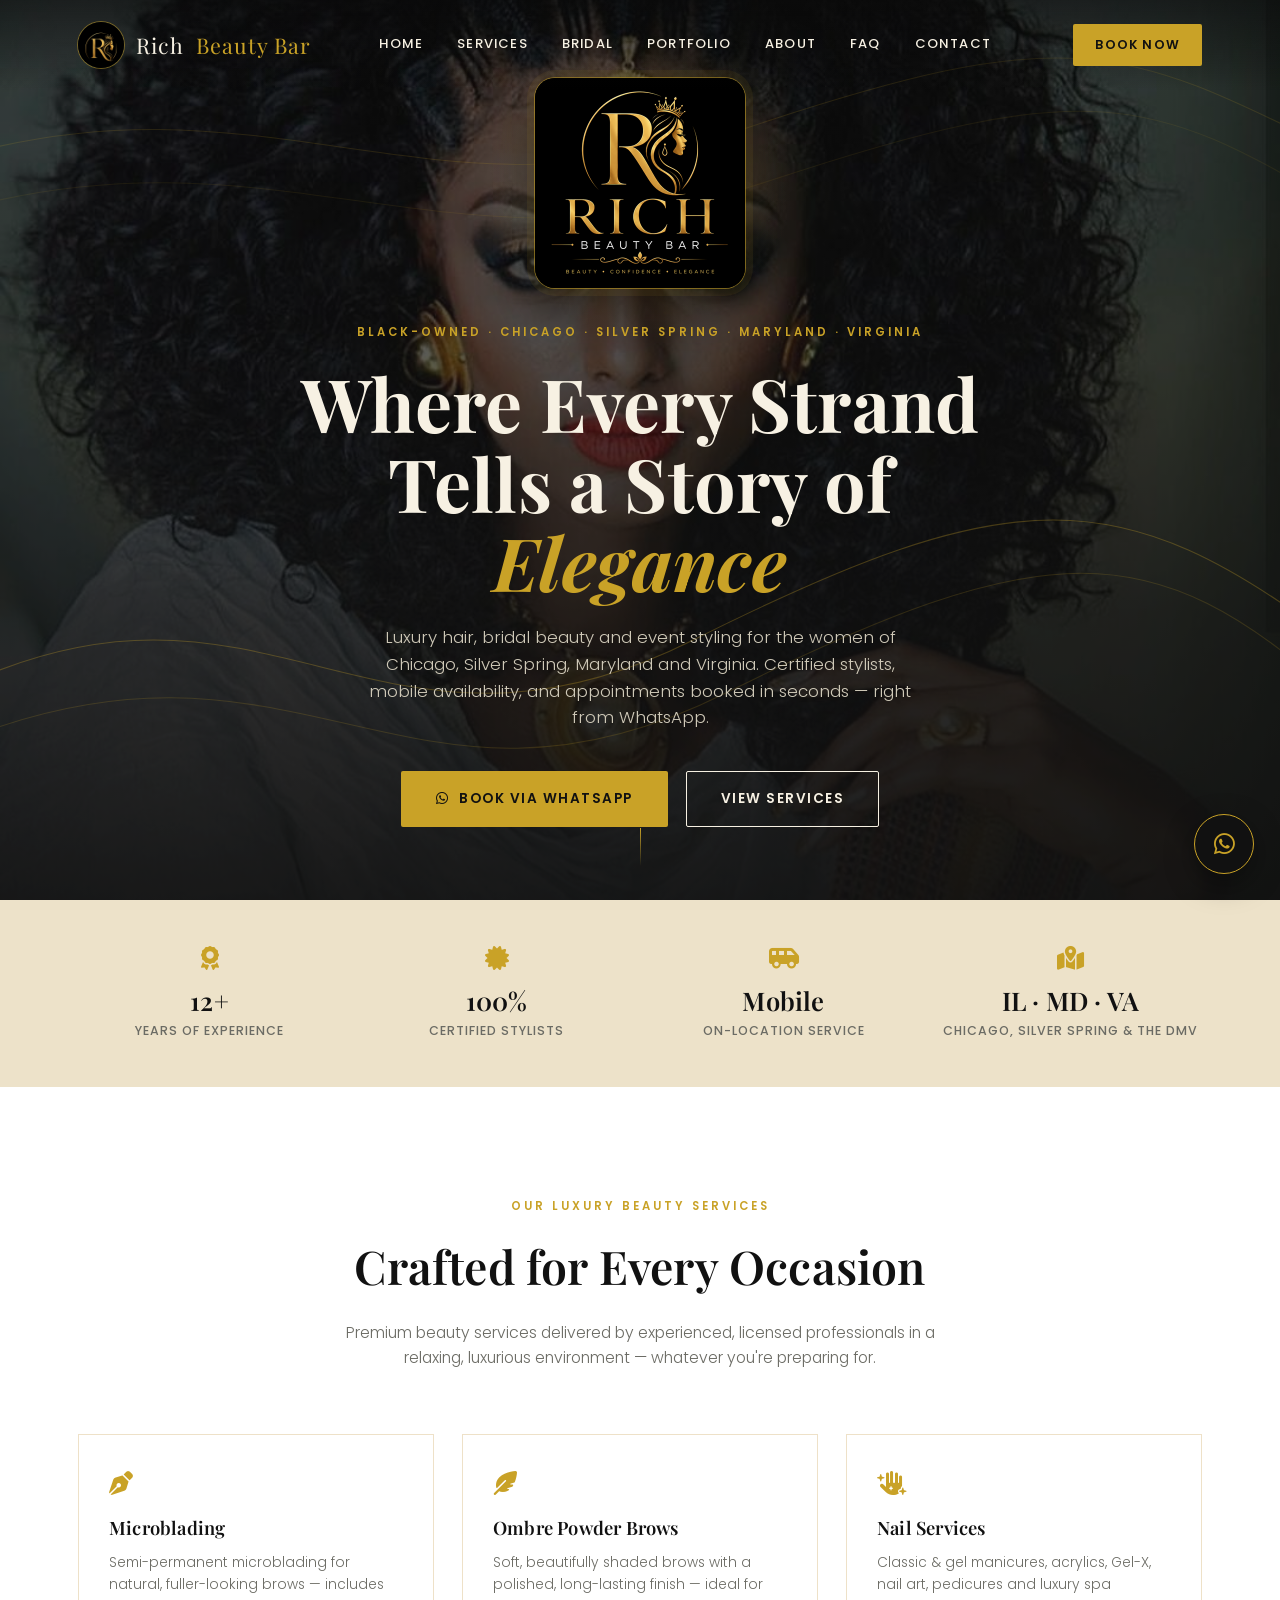
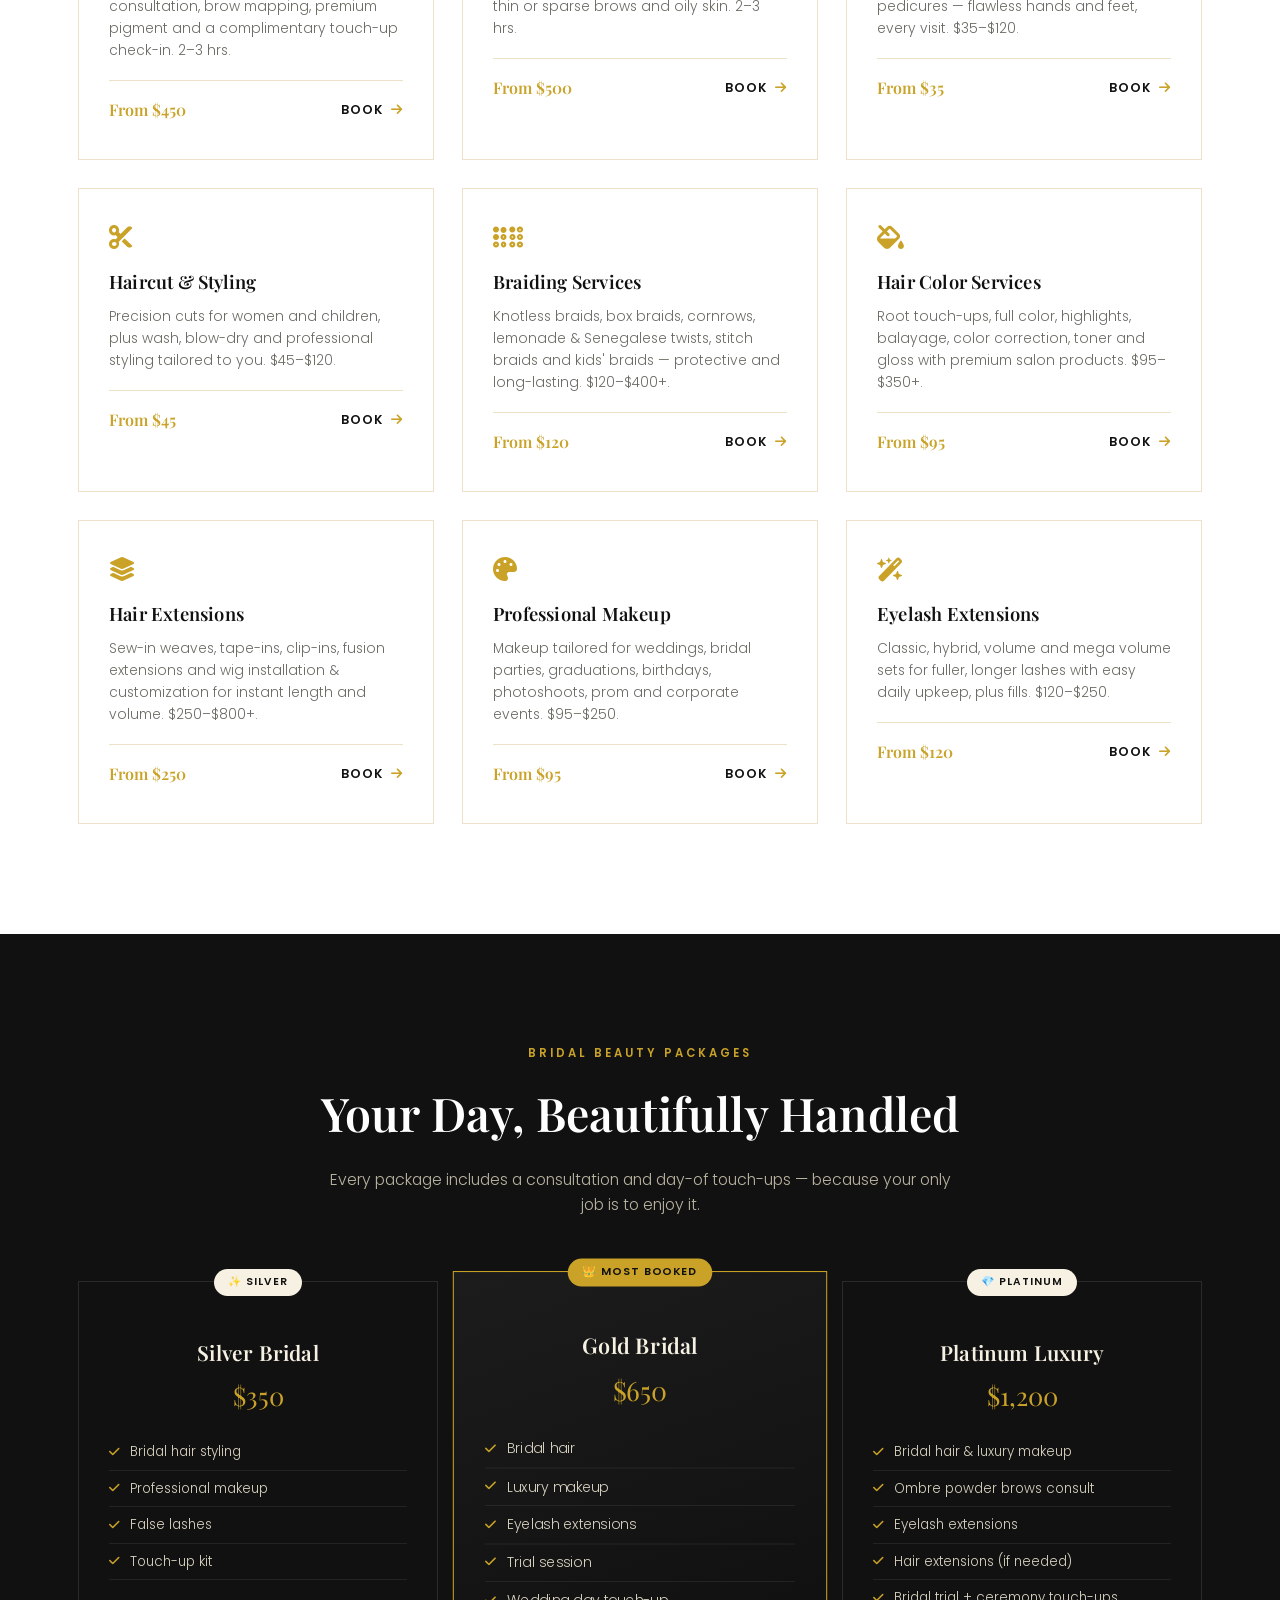
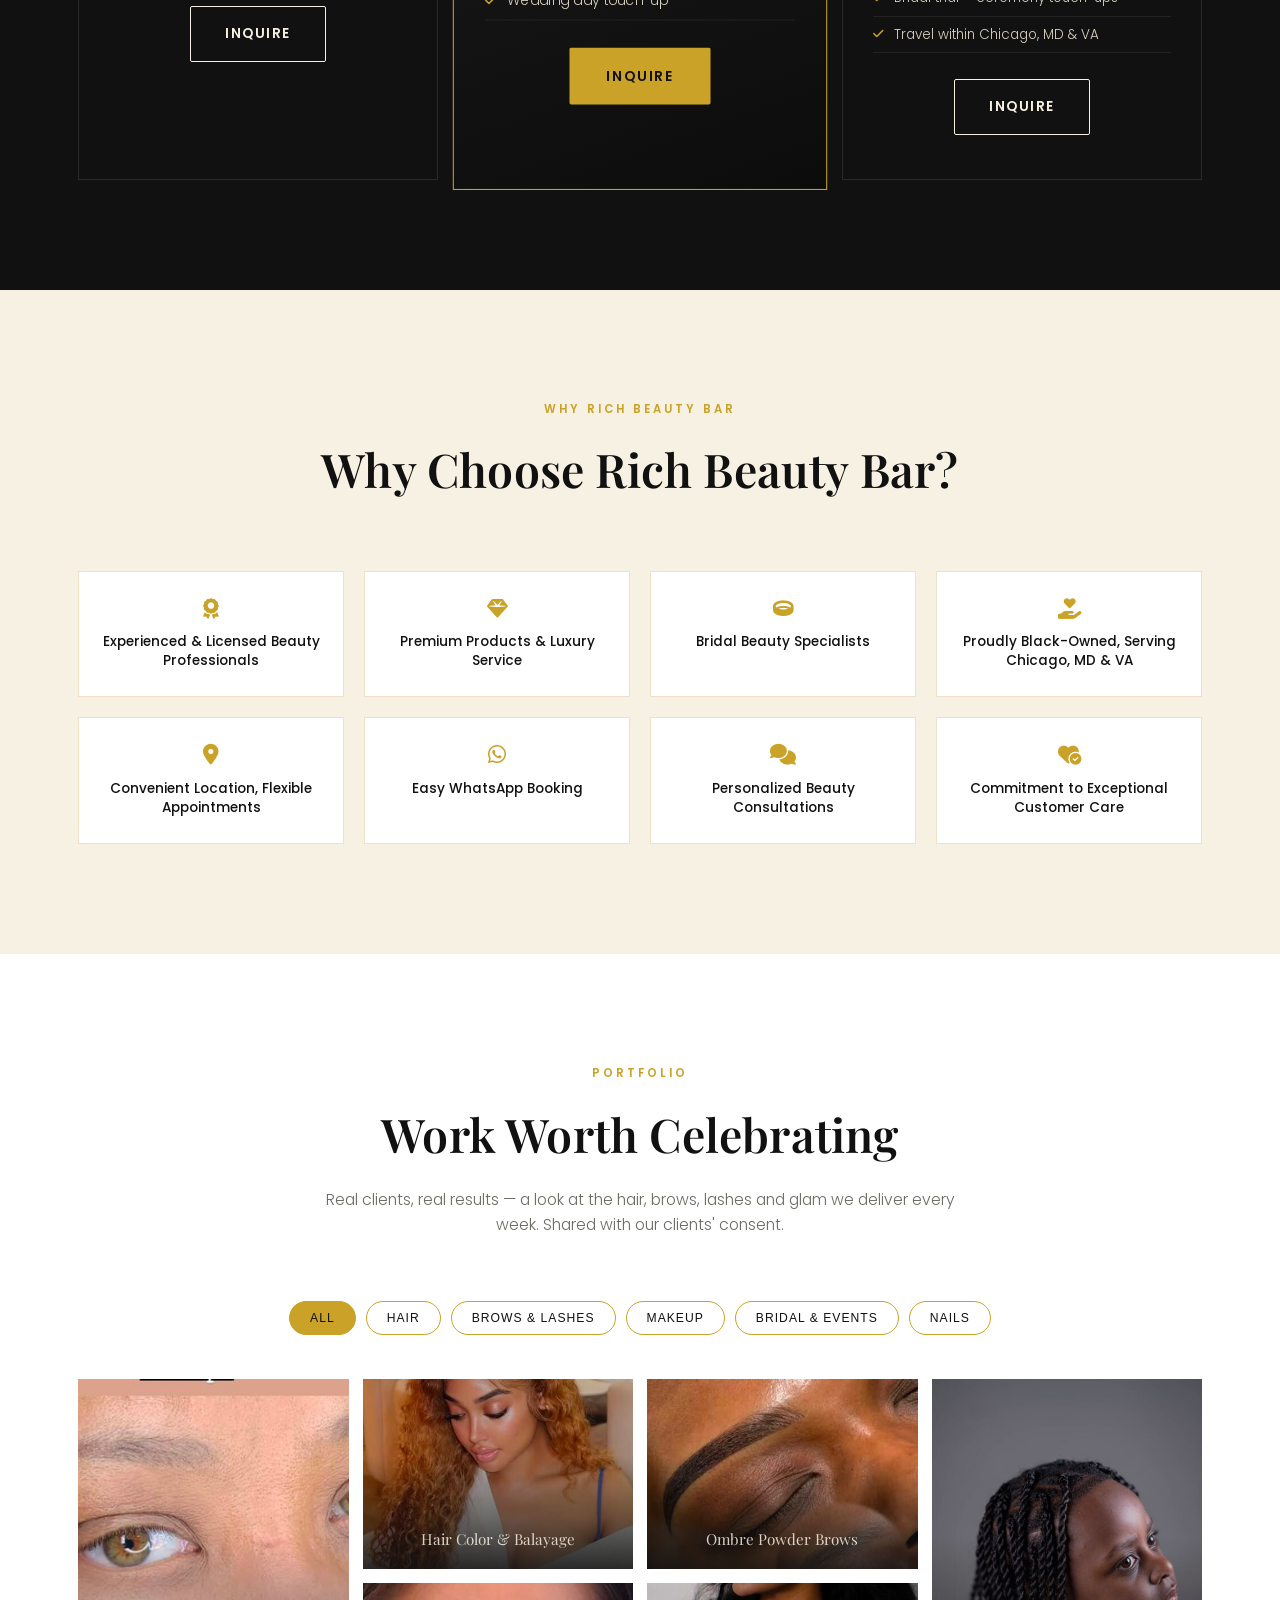
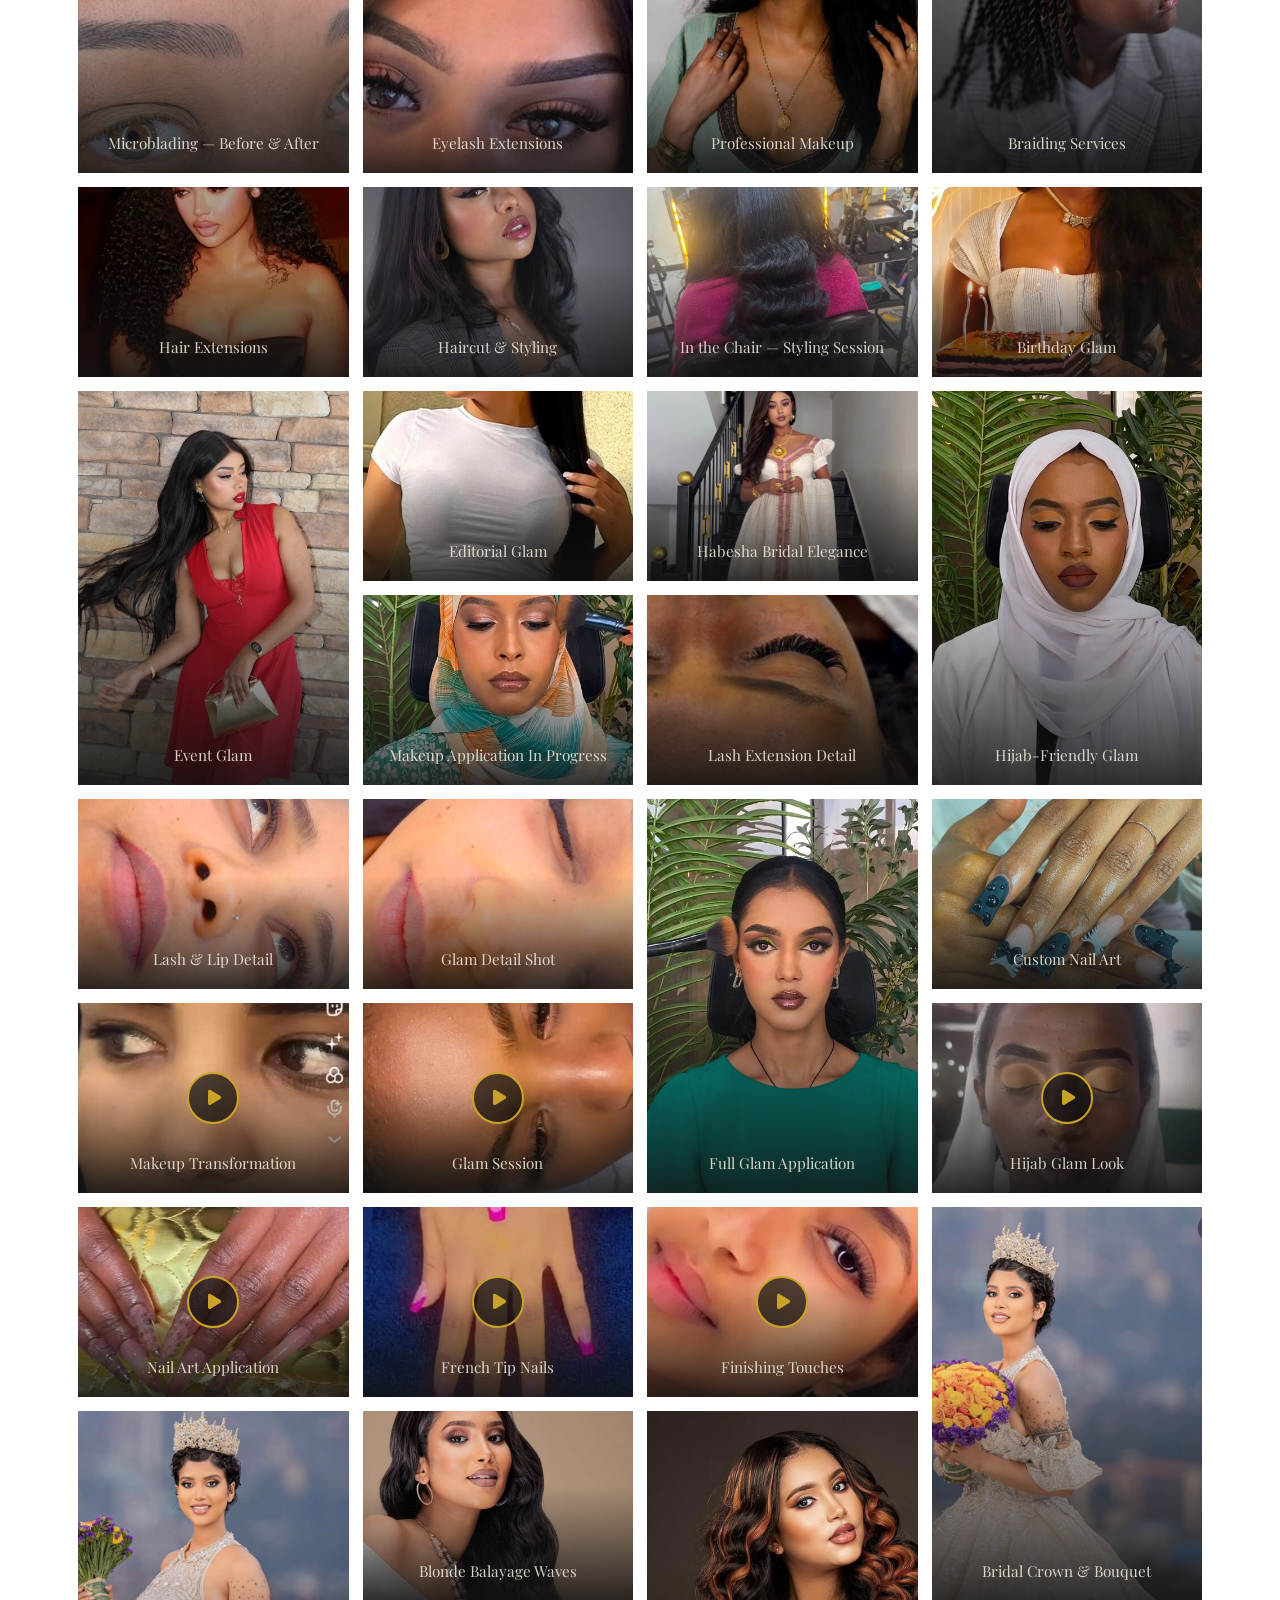
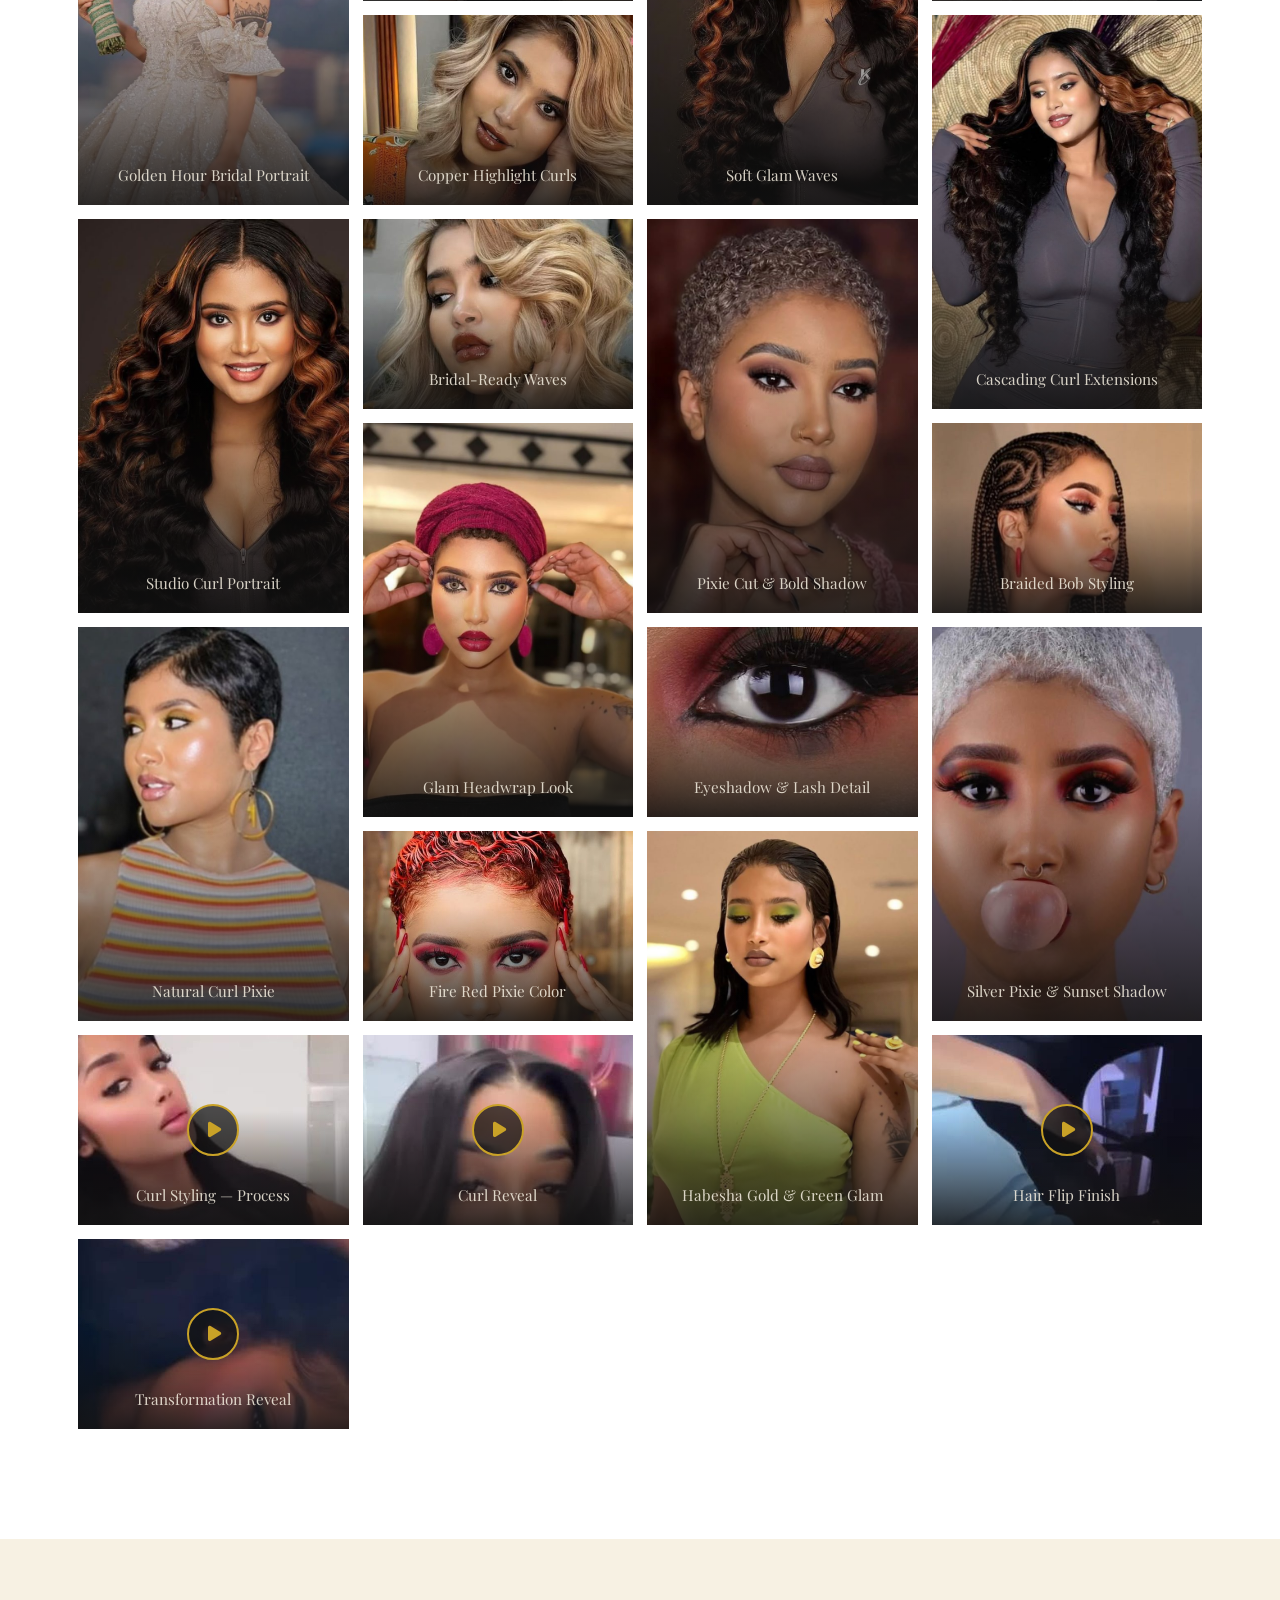
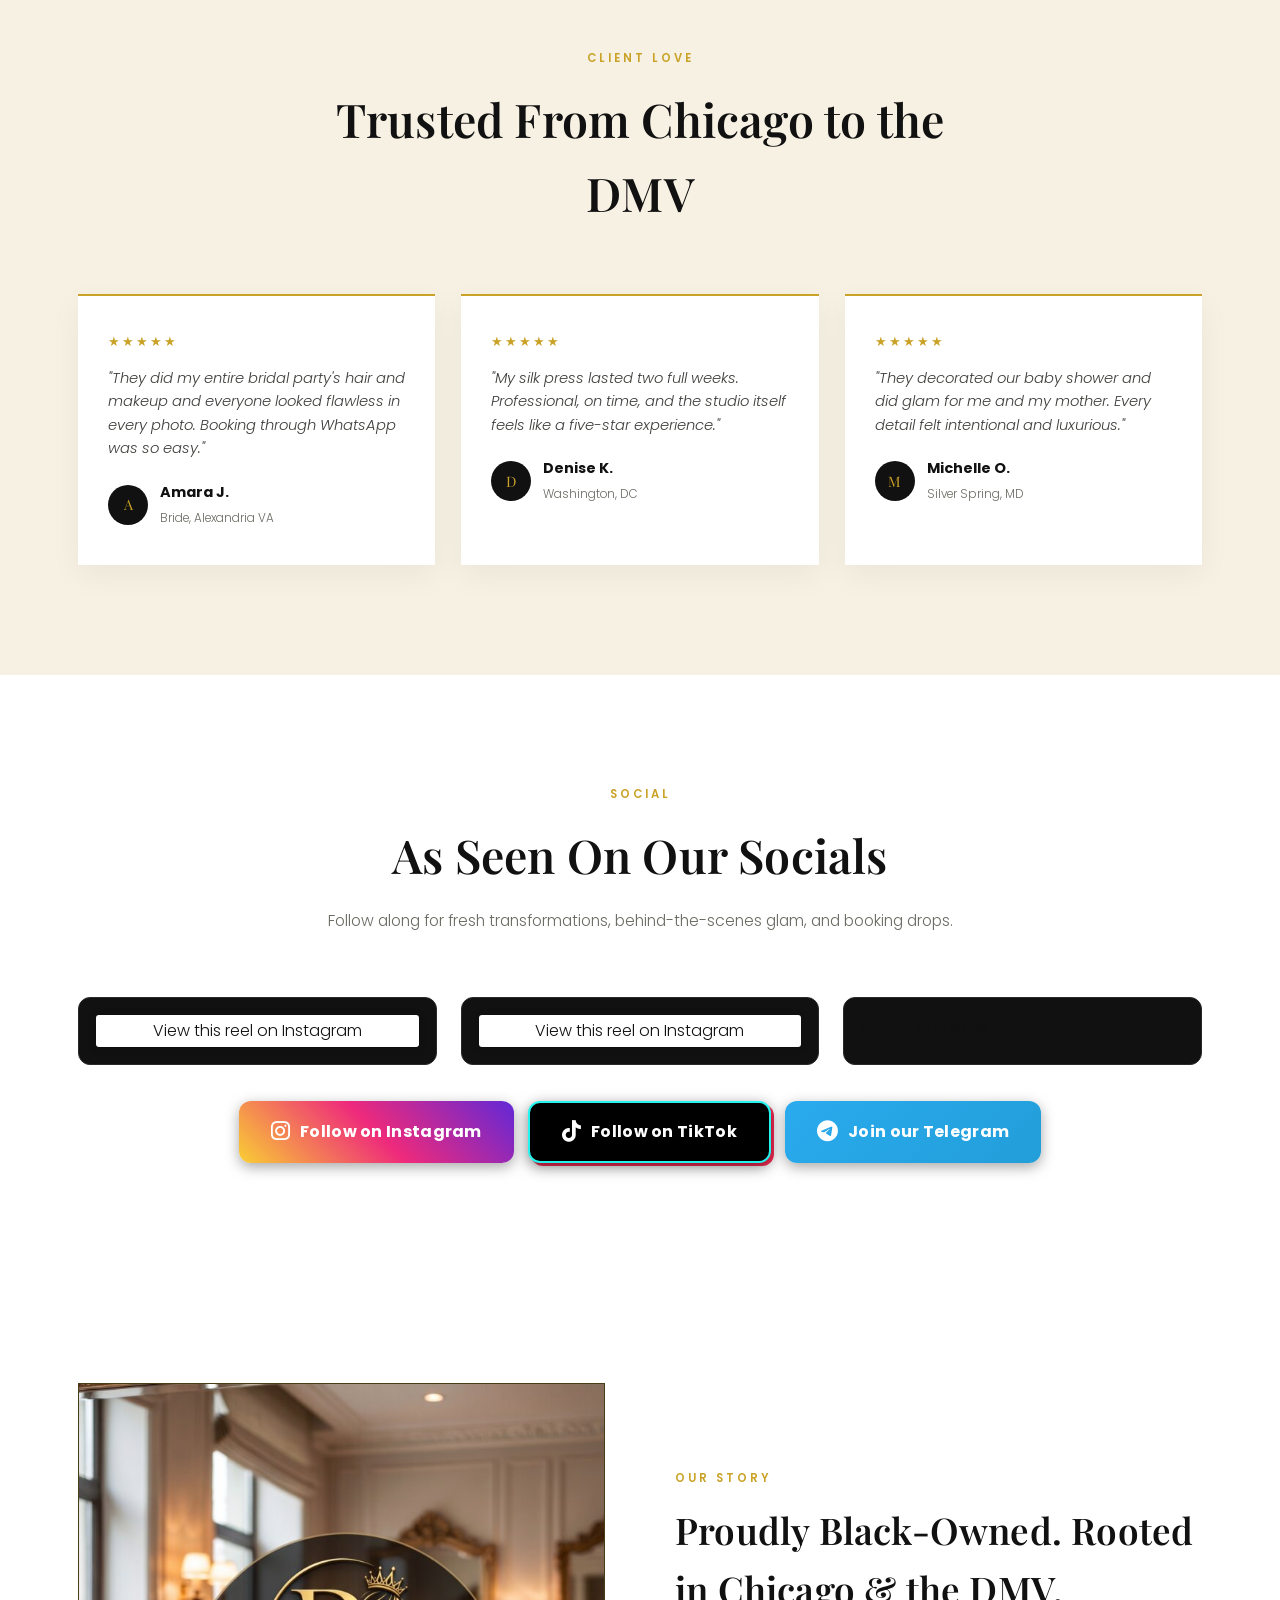
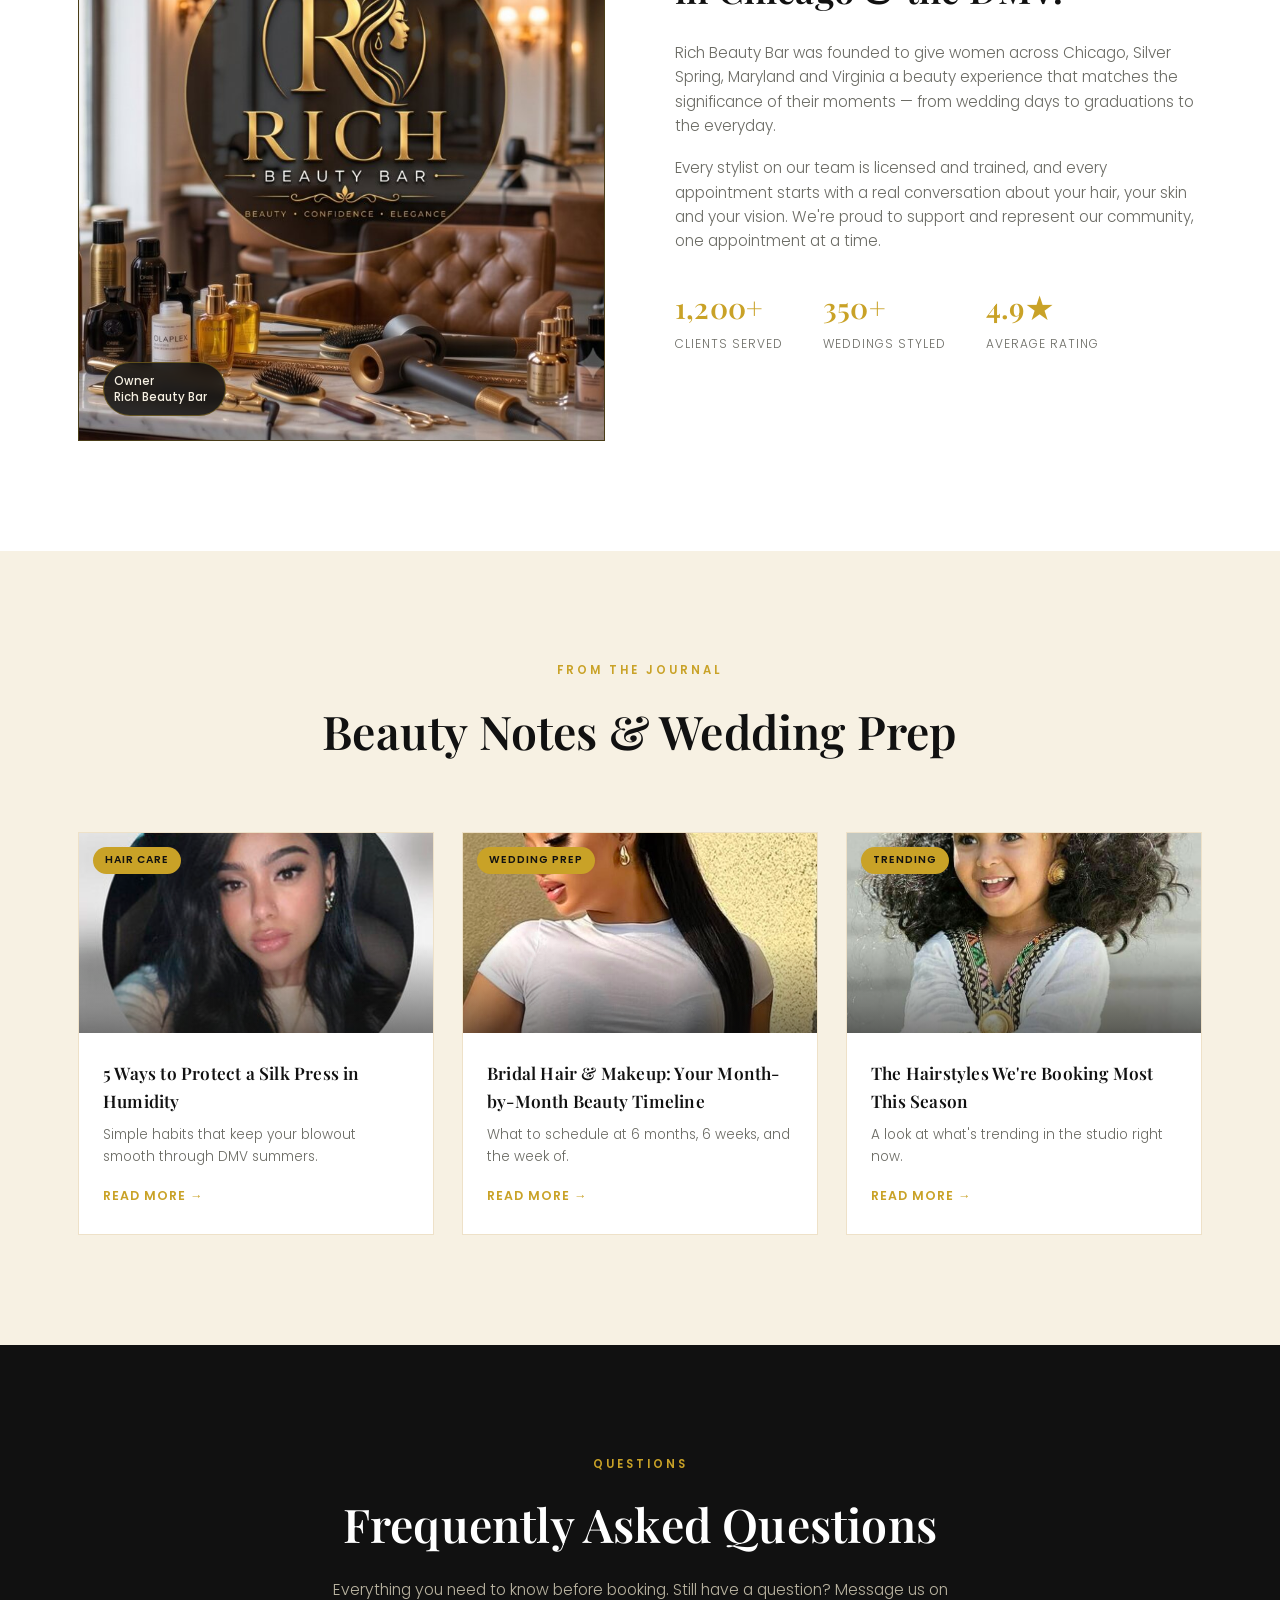
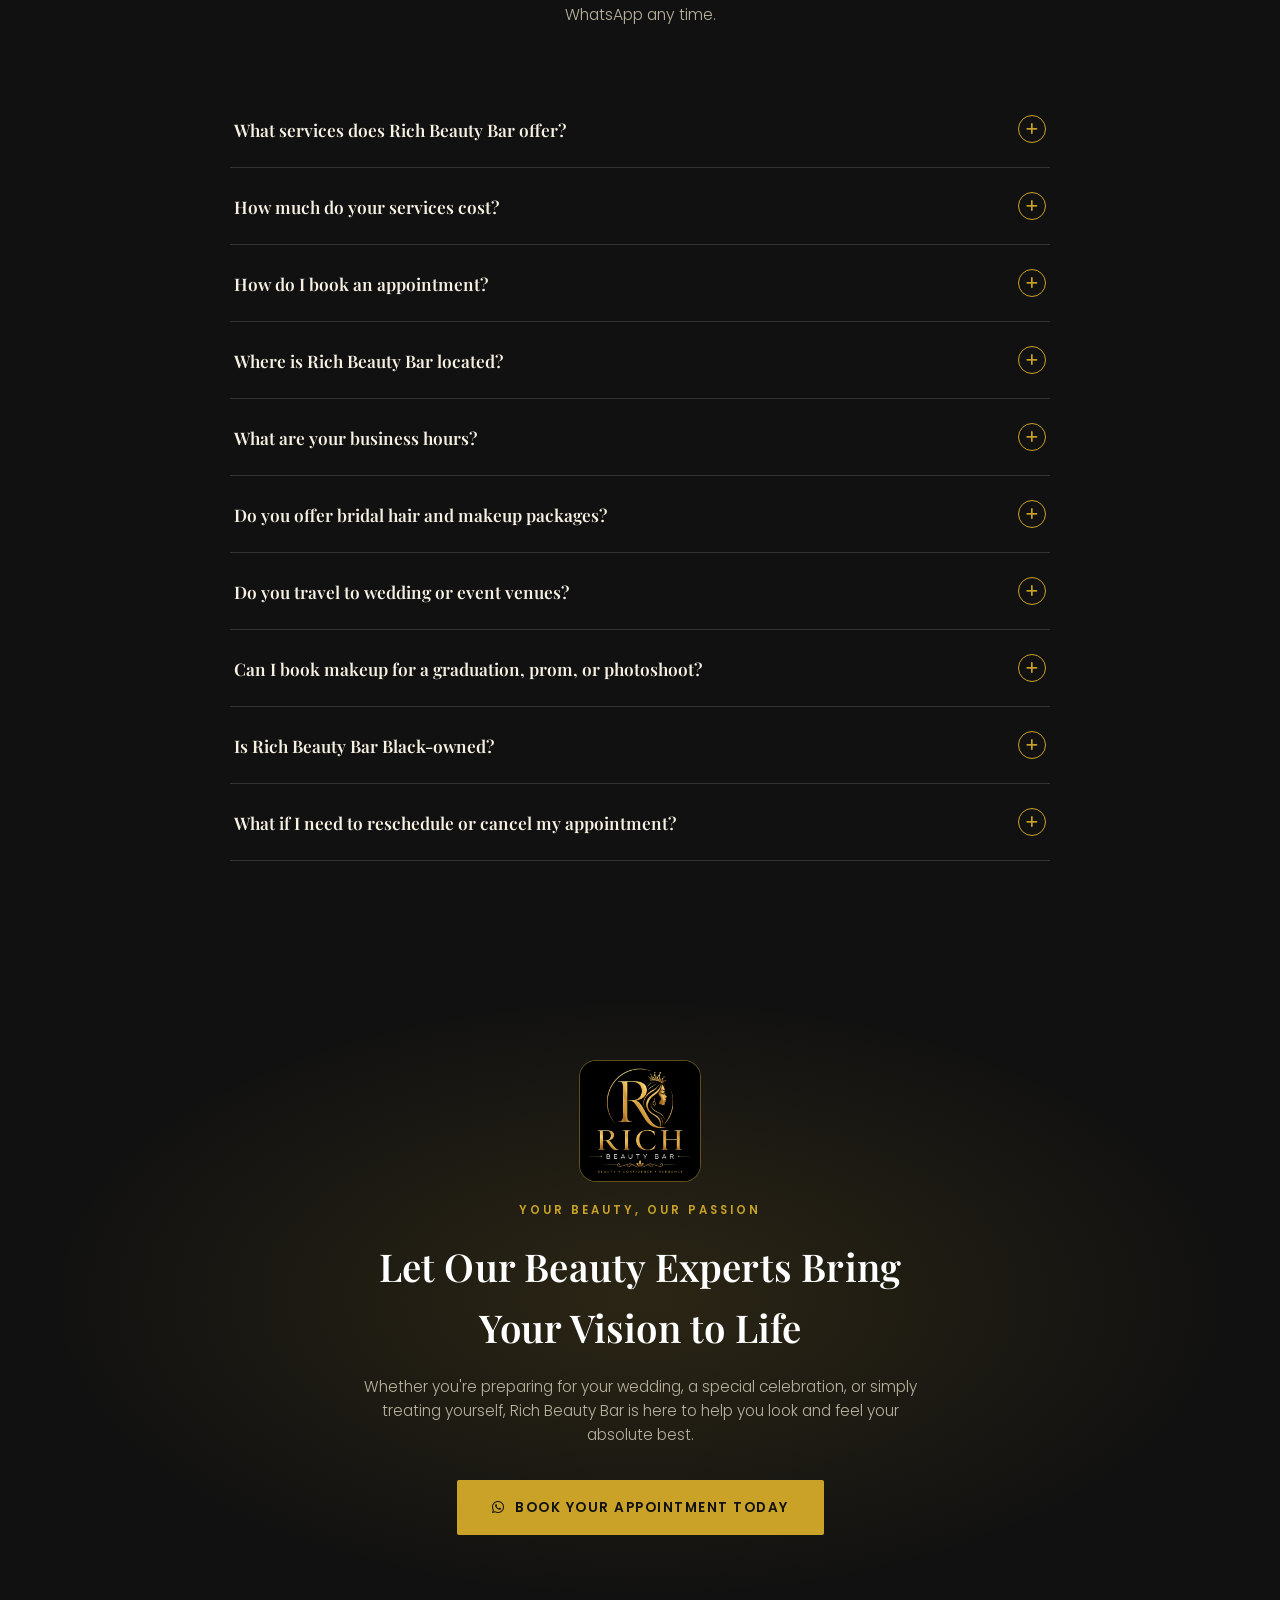
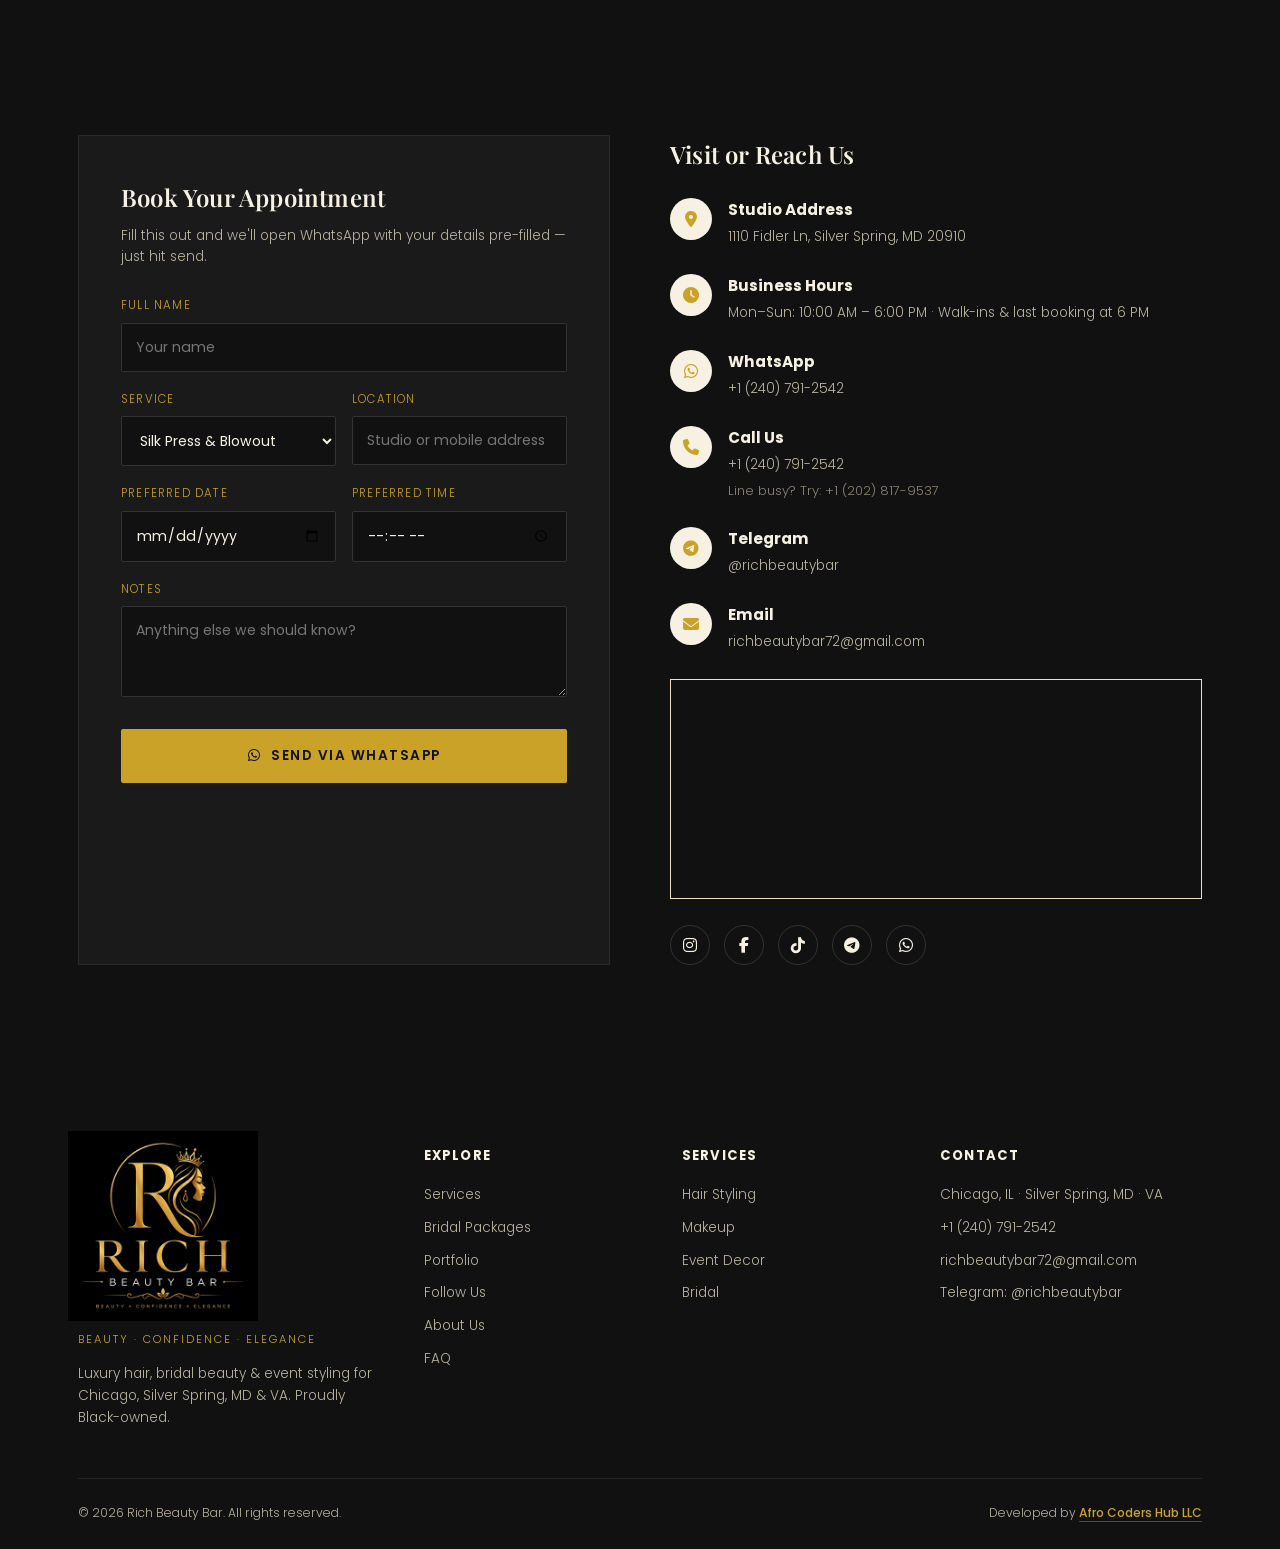
<file: index.html>
<!DOCTYPE html>
<html lang="en">
<head>
<!-- Google tag (gtag.js) -->
<script async src="https://www.googletagmanager.com/gtag/js?id=G-TJB1F3TH0M"></script>
<script>
  window.dataLayer = window.dataLayer || [];
  function gtag(){dataLayer.push(arguments);}
  gtag('js', new Date());
  gtag('config', 'G-TJB1F3TH0M');
</script>
<meta charset="UTF-8">
<meta name="viewport" content="width=device-width, initial-scale=1.0">
<title>Rich Beauty Bar | Black-Owned Hair, Bridal &amp; Makeup Salon | Chicago, Silver Spring, MD &amp; VA</title>
<meta name="description" content="Luxury hair, bridal makeup, braiding, microblading, lashes &amp; nails at Rich Beauty Bar — a Black-owned salon serving Chicago, Silver Spring, Maryland &amp; Virginia. Book instantly on WhatsApp.">
<meta name="keywords" content="hair salon Chicago, bridal makeup Silver Spring MD, braiding salon Maryland, microblading Virginia, Black-owned beauty salon, eyelash extensions Chicago">
<meta name="robots" content="index, follow">
<meta name="author" content="Rich Beauty Bar">
<link rel="canonical" href="https://richbeauty.bar/">
<meta name="theme-color" content="#111111">
<link rel="icon" type="image/png" sizes="32x32" href="favicon-32.png">
<link rel="icon" type="image/png" sizes="16x16" href="favicon-16.png">
<link rel="icon" href="favicon.ico">
<link rel="apple-touch-icon" sizes="180x180" href="apple-touch-icon.png">

<!-- Open Graph / Facebook / Instagram -->
<meta property="og:type" content="business.business">
<meta property="og:site_name" content="Rich Beauty Bar">
<meta property="og:title" content="Rich Beauty Bar | Luxury Hair, Bridal &amp; Beauty | Chicago, Silver Spring, MD &amp; VA">
<meta property="og:description" content="Black-owned luxury hair, bridal makeup &amp; beauty studio serving Chicago, Silver Spring, Maryland &amp; Virginia. Book instantly on WhatsApp.">
<meta property="og:image" content="https://richbeauty.bar/images/hero-portrait.jpg">
<meta property="og:image:alt" content="Rich Beauty Bar bridal glam portrait">
<meta property="og:url" content="https://richbeauty.bar/">
<meta property="og:locale" content="en_US">

<!-- Twitter Card -->
<meta name="twitter:card" content="summary_large_image">
<meta name="twitter:title" content="Rich Beauty Bar | Luxury Hair, Bridal &amp; Beauty | Chicago, Silver Spring, MD &amp; VA">
<meta name="twitter:description" content="Black-owned luxury hair, bridal makeup &amp; beauty studio serving Chicago, Silver Spring, Maryland &amp; Virginia. Book instantly on WhatsApp.">
<meta name="twitter:image" content="https://richbeauty.bar/images/hero-portrait.jpg">

<link rel="preconnect" href="https://fonts.googleapis.com">
<link rel="preconnect" href="https://fonts.gstatic.com" crossorigin>
<link href="https://fonts.googleapis.com/css2?family=Playfair+Display:wght@500;600;700;800&family=Poppins:wght@300;400;500;600&display=swap" rel="stylesheet">
<link rel="stylesheet" href="https://cdnjs.cloudflare.com/ajax/libs/font-awesome/6.5.1/css/all.min.css">

<!-- Structured Data: LocalBusiness -->
<script type="application/ld+json">
{
  "@context": "https://schema.org",
  "@type": "BeautySalon",
  "name": "Rich Beauty Bar",
  "image": "https://richbeauty.bar/images/hero-portrait.jpg",
  "logo": "https://richbeauty.bar/images/logo-monogram.png",
  "url": "https://richbeauty.bar/",
  "email": "richbeautybar72@gmail.com",
  "telephone": "+1-240-791-2542",
  "priceRange": "$$-$$$",
  "description": "Black-owned luxury hair, bridal makeup and beauty studio serving Chicago, Silver Spring, Maryland and Virginia. Services include braiding, microblading, hair extensions, nails, lashes and bridal packages.",
  "address": {
    "@type": "PostalAddress",
    "streetAddress": "1110 Fidler Ln",
    "addressLocality": "Silver Spring",
    "addressRegion": "MD",
    "postalCode": "20910",
    "addressCountry": "US"
  },
  "areaServed": ["Chicago", "Silver Spring", "Maryland", "Virginia"],
  "sameAs": ["https://www.instagram.com/rich_beautybar72/", "https://www.tiktok.com/@richbeautybar72", "https://t.me/richbeautybar", "https://wa.me/12407912542"],
  "openingHoursSpecification": [
    { "@type": "OpeningHoursSpecification", "dayOfWeek": ["Monday","Tuesday","Wednesday","Thursday","Friday","Saturday","Sunday"], "opens": "10:00", "closes": "18:00" }
  ],
  "makesOffer": [
    { "@type": "Offer", "itemOffered": { "@type": "Service", "name": "Microblading" } },
    { "@type": "Offer", "itemOffered": { "@type": "Service", "name": "Ombre Powder Brows" } },
    { "@type": "Offer", "itemOffered": { "@type": "Service", "name": "Braiding Services" } },
    { "@type": "Offer", "itemOffered": { "@type": "Service", "name": "Hair Extensions" } },
    { "@type": "Offer", "itemOffered": { "@type": "Service", "name": "Professional Makeup" } },
    { "@type": "Offer", "itemOffered": { "@type": "Service", "name": "Eyelash Extensions" } },
    { "@type": "Offer", "itemOffered": { "@type": "Service", "name": "Bridal Beauty Packages" } }
  ]
}
</script>
<script type="application/ld+json">
{
  "@context": "https://schema.org",
  "@type": "FAQPage",
  "mainEntity": [
    { "@type": "Question", "name": "What services does Rich Beauty Bar offer?", "acceptedAnswer": { "@type": "Answer", "text": "We offer Microblading, Ombre Powder Brows, Nail Services, Haircut & Styling, Braiding, Hair Color, Hair Extensions, Professional Makeup, and Eyelash Extensions — plus dedicated Silver, Gold, and Platinum Bridal Packages for wedding days and special events." } },
    { "@type": "Question", "name": "How much do your services cost?", "acceptedAnswer": { "@type": "Answer", "text": "Pricing varies by service: Nail Services start at $35, Haircut & Styling from $45, Hair Color from $95, Professional Makeup from $95, Microblading from $450, Ombre Powder Brows from $500, Braiding from $120, Eyelash Extensions from $120, and Hair Extensions from $250. Bridal Packages range from $350 (Silver) to $1,200 (Platinum)." } },
    { "@type": "Question", "name": "How do I book an appointment?", "acceptedAnswer": { "@type": "Answer", "text": "Booking is done entirely through WhatsApp — tap any Book Now button on the site, or fill out the booking form in the Contact section, and we'll confirm your appointment directly in the chat." } },
    { "@type": "Question", "name": "Where is Rich Beauty Bar located?", "acceptedAnswer": { "@type": "Answer", "text": "Our studio is located at 1110 Fidler Ln, Silver Spring, MD 20910. We proudly serve clients across Chicago, Silver Spring, Maryland, and Virginia." } },
    { "@type": "Question", "name": "What are your business hours?", "acceptedAnswer": { "@type": "Answer", "text": "We're open Tuesday through Saturday, 9am–7pm. Sunday and Monday appointments are available by request." } },
    { "@type": "Question", "name": "Do you offer bridal hair and makeup packages?", "acceptedAnswer": { "@type": "Answer", "text": "Yes — our Silver ($350), Gold ($650), and Platinum ($1,200) Bridal Packages each include a consultation and day-of touch-ups. Gold adds a trial session and eyelash extensions, while Platinum includes hair extensions if needed, a bridal trial, ceremony touch-ups, and travel within Chicago, MD & VA." } },
    { "@type": "Question", "name": "Do you travel to wedding or event venues?", "acceptedAnswer": { "@type": "Answer", "text": "Travel within Chicago, Maryland, and Virginia is included with our Platinum Luxury Bridal Package. For other services, message us on WhatsApp to ask about mobile availability for your event." } },
    { "@type": "Question", "name": "Can I book makeup for a graduation, prom, or photoshoot?", "acceptedAnswer": { "@type": "Answer", "text": "Absolutely — our Professional Makeup service, starting at $95, is tailored for weddings, bridal parties, graduations, birthdays, photoshoots, prom, and corporate events." } },
    { "@type": "Question", "name": "Is Rich Beauty Bar Black-owned?", "acceptedAnswer": { "@type": "Answer", "text": "Yes — Rich Beauty Bar is proudly Black-owned, founded to give women across Chicago, Silver Spring, Maryland and Virginia a beauty experience that matches the significance of their moments, from wedding days to the everyday." } },
    { "@type": "Question", "name": "What if I need to reschedule or cancel my appointment?", "acceptedAnswer": { "@type": "Answer", "text": "Message us on WhatsApp as soon as you know you need to change your appointment, and we'll do our best to find a time that works for you." } }
  ]
}
</script>
<link rel="stylesheet" href="style.css">
</head>
<body>

<!-- ============ HEADER ============ -->
<header id="siteHeader">
  <div class="wrap nav-inner">
    <a href="#home" class="logo"><img src="images/logo-monogram.png" alt="Rich monogram" class="logo-mark">Rich <span>Beauty Bar</span></a>
    <nav class="nav-links" id="navLinks">
      <a href="#home">Home</a>
      <a href="#services">Services</a>
      <a href="#bridal">Bridal</a>
      <a href="#portfolio">Portfolio</a>
      <a href="#about">About</a>
      <a href="#faq">FAQ</a>
      <a href="#contact">Contact</a>
      <a href="https://wa.me/12407912542?text=Hello%2C%20I%27d%20like%20to%20book%20an%20appointment." target="_blank" rel="noopener" class="btn btn-gold mobile-book"><i class="fa-brands fa-whatsapp"></i> Book Now</a>
    </nav>
    <div class="nav-overlay" id="navOverlay"></div>
    <a class="nav-cta" href="https://wa.me/12407912542?text=Hello%2C%20I%27d%20like%20to%20book%20an%20appointment." target="_blank" rel="noopener">Book Now</a>
    <button class="burger" id="burger" aria-label="Open menu" aria-expanded="false" aria-controls="navLinks"><span></span><span></span><span></span></button>
  </div>
</header>

<main>

<!-- ============ HERO ============ -->
<section class="hero" id="home">
  <div class="hero-photo"></div>
  <svg class="hero-lines" viewBox="0 0 1200 800" preserveAspectRatio="none" xmlns="http://www.w3.org/2000/svg">
    <path d="M-50,650 C 250,500 350,750 650,600 S 1050,450 1250,600" stroke="#C9A227" stroke-width="1" fill="none"/>
    <path d="M-50,700 C 280,560 380,800 680,650 S 1080,500 1250,650" stroke="#C9A227" stroke-width="1" fill="none" opacity=".6"/>
    <path d="M-50,150 C 250,60 400,220 700,120 S 1050,40 1250,140" stroke="#C9A227" stroke-width="1" fill="none" opacity=".5"/>
    <path d="M-50,200 C 260,110 420,270 720,170 S 1080,90 1250,190" stroke="#C9A227" stroke-width="1" fill="none" opacity=".3"/>
  </svg>
  <div class="hero-inner">
    <div class="hero-mark-wrap reveal">
      <div class="hero-mark-glow"></div>
      <img src="images/logo-full-web.png" alt="Rich Beauty Bar logo" class="hero-mark">
    </div>
    <span class="eyebrow reveal">Black-Owned &middot; Chicago &middot; Silver Spring &middot; Maryland &middot; Virginia</span>
    <h1 class="reveal">Where Every Strand Tells a Story of <em>Elegance</em></h1>
    <p class="reveal">Luxury hair, bridal beauty and event styling for the women of Chicago, Silver Spring, Maryland and Virginia. Certified stylists, mobile availability, and appointments booked in seconds — right from WhatsApp.</p>
    <div class="hero-btns reveal">
      <a href="https://wa.me/12407912542?text=Hello%2C%20I%27d%20like%20to%20book%20an%20appointment." target="_blank" rel="noopener" class="btn btn-gold"><i class="fa-brands fa-whatsapp"></i> Book via WhatsApp</a>
      <a href="#services" class="btn btn-outline">View Services</a>
    </div>
  </div>
  <div class="hero-scroll">Scroll</div>
</section>

<!-- ============ HIGHLIGHTS ============ -->
<section class="highlights">
  <div class="wrap">
    <div class="hl-item reveal"><i class="fa-solid fa-award"></i><h4>12+</h4><p>Years of Experience</p></div>
    <div class="hl-item reveal"><i class="fa-solid fa-certificate"></i><h4>100%</h4><p>Certified Stylists</p></div>
    <div class="hl-item reveal"><i class="fa-solid fa-van-shuttle"></i><h4>Mobile</h4><p>On-Location Service</p></div>
    <div class="hl-item reveal"><i class="fa-solid fa-map-location-dot"></i><h4>IL &middot; MD &middot; VA</h4><p>Chicago, Silver Spring &amp; the DMV</p></div>
  </div>
</section>

<!-- ============ SERVICES ============ -->
<section class="section" id="services">
  <div class="wrap">
    <div class="section-head reveal">
      <span class="eyebrow">Our Luxury Beauty Services</span>
      <h2>Crafted for Every Occasion</h2>
      <p>Premium beauty services delivered by experienced, licensed professionals in a relaxing, luxurious environment — whatever you're preparing for.</p>
    </div>

    <div class="svc-grid reveal">
      <div class="svc-card"><i class="fa-solid fa-pen-nib"></i><h4>Microblading</h4><p>Semi-permanent microblading for natural, fuller-looking brows — includes consultation, brow mapping, premium pigment and a complimentary touch-up check-in. 2–3 hrs.</p><div class="svc-meta"><span class="price">From $450</span><a href="https://wa.me/12407912542?text=Hi!%20I%27d%20like%20to%20book%20Microblading." target="_blank" data-service="12+">Book <i class="fa-solid fa-arrow-right"></i></a></div></div>

      <div class="svc-card"><i class="fa-solid fa-feather-pointed"></i><h4>Ombre Powder Brows</h4><p>Soft, beautifully shaded brows with a polished, long-lasting finish — ideal for thin or sparse brows and oily skin. 2–3 hrs.</p><div class="svc-meta"><span class="price">From $500</span><a href="https://wa.me/12407912542?text=Hi!%20I%27d%20like%20to%20book%20Ombre%20Powder%20Brows." target="_blank" data-service="Ombre Powder Brows">Book <i class="fa-solid fa-arrow-right"></i></a></div></div>

      <div class="svc-card"><i class="fa-solid fa-hand-sparkles"></i><h4>Nail Services</h4><p>Classic &amp; gel manicures, acrylics, Gel-X, nail art, pedicures and luxury spa pedicures — flawless hands and feet, every visit. $35–$120.</p><div class="svc-meta"><span class="price">From $35</span><a href="https://wa.me/12407912542?text=Hi!%20I%27d%20like%20to%20book%20a%20Nail%20Service." target="_blank" data-service="Nail Services">Book <i class="fa-solid fa-arrow-right"></i></a></div></div>

      <div class="svc-card"><i class="fa-solid fa-scissors"></i><h4>Haircut &amp; Styling</h4><p>Precision cuts for women and children, plus wash, blow-dry and professional styling tailored to you. $45–$120.</p><div class="svc-meta"><span class="price">From $45</span><a href="https://wa.me/12407912542?text=Hi!%20I%27d%20like%20to%20book%20a%20Haircut%20%26%20Styling." target="_blank" data-service="Haircut & Styling">Book <i class="fa-solid fa-arrow-right"></i></a></div></div>

      <div class="svc-card"><i class="fa-solid fa-braille"></i><h4>Braiding Services</h4><p>Knotless braids, box braids, cornrows, lemonade &amp; Senegalese twists, stitch braids and kids' braids — protective and long-lasting. $120–$400+.</p><div class="svc-meta"><span class="price">From $120</span><a href="https://wa.me/12407912542?text=Hi!%20I%27d%20like%20to%20book%20a%20Braiding%20Service." target="_blank" data-service="Braiding Services">Book <i class="fa-solid fa-arrow-right"></i></a></div></div>

      <div class="svc-card"><i class="fa-solid fa-fill-drip"></i><h4>Hair Color Services</h4><p>Root touch-ups, full color, highlights, balayage, color correction, toner and gloss with premium salon products. $95–$350+.</p><div class="svc-meta"><span class="price">From $95</span><a href="https://wa.me/12407912542?text=Hi!%20I%27d%20like%20to%20book%20a%20Hair%20Color%20Service." target="_blank" data-service="Hair Color Services">Book <i class="fa-solid fa-arrow-right"></i></a></div></div>

      <div class="svc-card"><i class="fa-solid fa-layer-group"></i><h4>Hair Extensions</h4><p>Sew-in weaves, tape-ins, clip-ins, fusion extensions and wig installation &amp; customization for instant length and volume. $250–$800+.</p><div class="svc-meta"><span class="price">From $250</span><a href="https://wa.me/12407912542?text=Hi!%20I%27d%20like%20to%20book%20Hair%20Extensions." target="_blank" data-service="Hair Extensions">Book <i class="fa-solid fa-arrow-right"></i></a></div></div>

      <div class="svc-card"><i class="fa-solid fa-palette"></i><h4>Professional Makeup</h4><p>Makeup tailored for weddings, bridal parties, graduations, birthdays, photoshoots, prom and corporate events. $95–$250.</p><div class="svc-meta"><span class="price">From $95</span><a href="https://wa.me/12407912542?text=Hi!%20I%27d%20like%20to%20book%20Professional%20Makeup." target="_blank" data-service="Professional Makeup">Book <i class="fa-solid fa-arrow-right"></i></a></div></div>

      <div class="svc-card"><i class="fa-solid fa-wand-magic-sparkles"></i><h4>Eyelash Extensions</h4><p>Classic, hybrid, volume and mega volume sets for fuller, longer lashes with easy daily upkeep, plus fills. $120–$250.</p><div class="svc-meta"><span class="price">From $120</span><a href="https://wa.me/12407912542?text=Hi!%20I%27d%20like%20to%20book%20Eyelash%20Extensions." target="_blank" data-service="Eyelash Extensions">Book <i class="fa-solid fa-arrow-right"></i></a></div></div>
    </div>
  </div>
</section>

<!-- ============ BRIDAL PACKAGES ============ -->
<section class="section section-dark" id="bridal">
  <div class="wrap">
    <div class="section-head reveal">
      <span class="eyebrow">Bridal Beauty Packages</span>
      <h2>Your Day, Beautifully Handled</h2>
      <p>Every package includes a consultation and day-of touch-ups — because your only job is to enjoy it.</p>
    </div>
    <div class="pkg-grid pkg-grid-3 reveal">
      <div class="pkg-card">
        <span class="pkg-tag" style="background:var(--champagne);">✨ Silver</span>
        <h4>Silver Bridal</h4>
        <div class="pkg-price">$350</div>
        <ul><li><i class="fa-solid fa-check"></i>Bridal hair styling</li><li><i class="fa-solid fa-check"></i>Professional makeup</li><li><i class="fa-solid fa-check"></i>False lashes</li><li><i class="fa-solid fa-check"></i>Touch-up kit</li></ul>
        <a href="https://wa.me/12407912542?text=Hi!%20I%27d%20like%20to%20inquire%20about%20the%20Silver%20Bridal%20Package." target="_blank" data-service="Bridal Package" class="btn btn-outline">Inquire</a>
      </div>
      <div class="pkg-card featured">
        <span class="pkg-tag">👑 Most Booked</span>
        <h4>Gold Bridal</h4>
        <div class="pkg-price">$650</div>
        <ul><li><i class="fa-solid fa-check"></i>Bridal hair</li><li><i class="fa-solid fa-check"></i>Luxury makeup</li><li><i class="fa-solid fa-check"></i>Eyelash extensions</li><li><i class="fa-solid fa-check"></i>Trial session</li><li><i class="fa-solid fa-check"></i>Wedding day touch-up</li></ul>
        <a href="https://wa.me/12407912542?text=Hi!%20I%27d%20like%20to%20inquire%20about%20the%20Gold%20Bridal%20Package." target="_blank" data-service="Bridal Package" class="btn btn-gold">Inquire</a>
      </div>
      <div class="pkg-card">
        <span class="pkg-tag" style="background:var(--champagne);">💎 Platinum</span>
        <h4>Platinum Luxury</h4>
        <div class="pkg-price">$1,200</div>
        <ul><li><i class="fa-solid fa-check"></i>Bridal hair &amp; luxury makeup</li><li><i class="fa-solid fa-check"></i>Ombre powder brows consult</li><li><i class="fa-solid fa-check"></i>Eyelash extensions</li><li><i class="fa-solid fa-check"></i>Hair extensions (if needed)</li><li><i class="fa-solid fa-check"></i>Bridal trial + ceremony touch-ups</li><li><i class="fa-solid fa-check"></i>Travel within Chicago, MD &amp; VA</li></ul>
        <a href="https://wa.me/12407912542?text=Hi!%20I%27d%20like%20to%20inquire%20about%20the%20Platinum%20Luxury%20Bridal%20Package." target="_blank" data-service="Bridal Package" class="btn btn-outline">Inquire</a>
      </div>
    </div>
  </div>
</section>

<!-- ============ WHY CHOOSE US ============ -->
<section class="section section-champagne">
  <div class="wrap">
    <div class="section-head reveal">
      <span class="eyebrow">Why Rich Beauty Bar</span>
      <h2>Why Choose Rich Beauty Bar?</h2>
    </div>
    <div class="why-grid reveal">
      <div class="why-item"><i class="fa-solid fa-award"></i><span>Experienced &amp; Licensed Beauty Professionals</span></div>
      <div class="why-item"><i class="fa-solid fa-gem"></i><span>Premium Products &amp; Luxury Service</span></div>
      <div class="why-item"><i class="fa-solid fa-ring"></i><span>Bridal Beauty Specialists</span></div>
      <div class="why-item"><i class="fa-solid fa-hand-holding-heart"></i><span>Proudly Black-Owned, Serving Chicago, MD &amp; VA</span></div>
      <div class="why-item"><i class="fa-solid fa-location-dot"></i><span>Convenient Location, Flexible Appointments</span></div>
      <div class="why-item"><i class="fa-brands fa-whatsapp"></i><span>Easy WhatsApp Booking</span></div>
      <div class="why-item"><i class="fa-solid fa-comments"></i><span>Personalized Beauty Consultations</span></div>
      <div class="why-item"><i class="fa-solid fa-heart-circle-check"></i><span>Commitment to Exceptional Customer Care</span></div>
    </div>
  </div>
</section>

<!-- ============ PORTFOLIO ============ -->
<section class="section" id="portfolio">
  <div class="wrap">
    <div class="section-head reveal">
      <span class="eyebrow">Portfolio</span>
      <h2>Work Worth Celebrating</h2>
      <p>Real clients, real results — a look at the hair, brows, lashes and glam we deliver every week. Shared with our clients' consent.</p>
    </div>
    <div class="filter-row reveal">
      <button class="filter-btn active" data-filter="all">All</button>
      <button class="filter-btn" data-filter="hair">Hair</button>
      <button class="filter-btn" data-filter="brows">Brows &amp; Lashes</button>
      <button class="filter-btn" data-filter="makeup">Makeup</button>
      <button class="filter-btn" data-filter="bridal">Bridal &amp; Events</button>
      <button class="filter-btn" data-filter="nails">Nails</button>
    </div>
    <div class="gallery reveal">
      <div class="g-item photo tall" data-category="brows"><img src="images/gallery-microblading.jpg" alt="Microblading eyebrows before and after comparison" loading="lazy" width="400" height="480"><span>Microblading — Before &amp; After</span></div>
      <div class="g-item photo" data-category="hair"><img src="images/gallery-hair-color.jpg" alt="Copper balayage hair color on curly hair" loading="lazy" width="400" height="190"><span>Hair Color &amp; Balayage</span></div>
      <div class="g-item photo" data-category="brows"><img src="images/gallery-ombre-brows.jpg" alt="Ombre powder brows close-up result" loading="lazy" width="400" height="190"><span>Ombre Powder Brows</span></div>
      <div class="g-item photo tall" data-category="hair"><img src="images/gallery-braiding.jpg" alt="Client with braided twist protective hairstyle" loading="lazy" width="400" height="480"><span>Braiding Services</span></div>
      <div class="g-item photo" data-category="brows"><img src="images/gallery-lash-extensions.jpg" alt="Eyelash extensions close-up detail" loading="lazy" width="400" height="190"><span>Eyelash Extensions</span></div>
      <div class="g-item photo" data-category="makeup"><img src="images/gallery-makeup-glam.jpg" alt="Full glam makeup with colorful eyeshadow" loading="lazy" width="400" height="190"><span>Professional Makeup</span></div>
      <div class="g-item photo" data-category="hair"><img src="images/gallery-hair-extensions.jpg" alt="Voluminous curly hair extensions styling" loading="lazy" width="400" height="190"><span>Hair Extensions</span></div>
      <div class="g-item photo" data-category="hair"><img src="images/gallery-haircut-styling.jpg" alt="Soft waves haircut and styling" loading="lazy" width="400" height="190"><span>Haircut &amp; Styling</span></div>
      <div class="g-item photo" data-category="hair"><img src="images/gallery-styling-session.jpg" alt="Client getting hair curled in the styling chair at the studio" loading="lazy" width="400" height="190"><span>In the Chair — Styling Session</span></div>
      <div class="g-item photo" data-category="makeup"><img src="images/gallery-birthday-glam.jpg" alt="Birthday celebration glam makeup look" loading="lazy" width="400" height="190"><span>Birthday Glam</span></div>
      <div class="g-item photo tall" data-category="bridal"><img src="images/gallery-event-glam.jpg" alt="Elegant red dress event hair and makeup" loading="lazy" width="400" height="480"><span>Event Glam</span></div>
      <div class="g-item photo" data-category="makeup"><img src="images/gallery-editorial-glam.jpg" alt="Editorial glam sleek ponytail look" loading="lazy" width="400" height="190"><span>Editorial Glam</span></div>
      <div class="g-item photo" data-category="bridal"><img src="images/gallery-bridal-attire.jpg" alt="Traditional Habesha bridal dress with gold jewelry styling" loading="lazy" width="400" height="190"><span>Habesha Bridal Elegance</span></div>
      <div class="g-item photo tall" data-category="makeup"><img src="images/gallery-makeup-hijab1.jpg" alt="Hijab-friendly glam makeup look" loading="lazy" width="400" height="480"><span>Hijab-Friendly Glam</span></div>
      <div class="g-item photo" data-category="makeup"><img src="images/gallery-makeup-process1.jpg" alt="Makeup application in progress" loading="lazy" width="400" height="190"><span>Makeup Application In Progress</span></div>
      <div class="g-item photo" data-category="brows"><img src="images/gallery-lash-macro1.jpg" alt="Eyelash extensions close-up detail" loading="lazy" width="400" height="190"><span>Lash Extension Detail</span></div>
      <div class="g-item photo" data-category="brows"><img src="images/gallery-lash-lip-macro.jpg" alt="Lash and lip close-up detail" loading="lazy" width="400" height="190"><span>Lash &amp; Lip Detail</span></div>
      <div class="g-item photo" data-category="makeup"><img src="images/gallery-glam-macro.jpg" alt="Glam makeup close-up detail" loading="lazy" width="400" height="190"><span>Glam Detail Shot</span></div>
      <div class="g-item photo tall" data-category="makeup"><img src="images/gallery-makeup-glam2.jpg" alt="Full glam makeup application" loading="lazy" width="400" height="480"><span>Full Glam Application</span></div>
      <div class="g-item photo" data-category="nails"><img src="images/gallery-nail-art.jpg" alt="Custom 3D nail art design" loading="lazy" width="400" height="190"><span>Custom Nail Art</span></div>
      <div class="g-item photo video-tile" data-category="makeup" data-video="images/gallery-video-1.mp4"><img src="images/gallery-video-1-thumb.jpg" alt="Makeup transformation video" loading="lazy" width="400" height="190"><div class="play-badge"><i class="fa-solid fa-play"></i></div><span>Makeup Transformation</span></div>
      <div class="g-item photo video-tile" data-category="makeup" data-video="images/gallery-video-2.mp4"><img src="images/gallery-video-2-thumb.jpg" alt="Glam session video" loading="lazy" width="400" height="190"><div class="play-badge"><i class="fa-solid fa-play"></i></div><span>Glam Session</span></div>
      <div class="g-item photo video-tile" data-category="makeup" data-video="images/gallery-video-3.mp4"><img src="images/gallery-video-3-thumb.jpg" alt="Hijab glam look video" loading="lazy" width="400" height="190"><div class="play-badge"><i class="fa-solid fa-play"></i></div><span>Hijab Glam Look</span></div>
      <div class="g-item photo video-tile" data-category="nails" data-video="images/gallery-video-4.mp4"><img src="images/gallery-video-4-thumb.jpg" alt="Nail art application video" loading="lazy" width="400" height="190"><div class="play-badge"><i class="fa-solid fa-play"></i></div><span>Nail Art Application</span></div>
      <div class="g-item photo video-tile" data-category="nails" data-video="images/gallery-video-5.mp4"><img src="images/gallery-video-5-thumb.jpg" alt="French tip nails video" loading="lazy" width="400" height="190"><div class="play-badge"><i class="fa-solid fa-play"></i></div><span>French Tip Nails</span></div>
      <div class="g-item photo video-tile" data-category="makeup" data-video="images/gallery-video-6.mp4"><img src="images/gallery-video-6-thumb.jpg" alt="Finishing touches video" loading="lazy" width="400" height="190"><div class="play-badge"><i class="fa-solid fa-play"></i></div><span>Finishing Touches</span></div>
      <div class="g-item photo tall" data-category="bridal"><img src="images/gallery-bridal-crown-1.jpg" alt="Bride in beaded ball gown wearing a jeweled crown holding a bouquet" loading="lazy" width="400" height="480"><span>Bridal Crown &amp; Bouquet</span></div>
      <div class="g-item photo tall" data-category="bridal"><img src="images/gallery-bridal-crown-2.jpg" alt="Bride with jeweled crown and beaded gown posing with bouquet at golden hour" loading="lazy" width="400" height="480"><span>Golden Hour Bridal Portrait</span></div>
      <div class="g-item photo" data-category="hair"><img src="images/gallery-blonde-balayage.jpg" alt="Blonde balayage curled waves styling" loading="lazy" width="400" height="190"><span>Blonde Balayage Waves</span></div>
      <div class="g-item photo tall" data-category="hair"><img src="images/gallery-soft-glam-waves.jpg" alt="Soft blonde glam waves with side part styling" loading="lazy" width="400" height="480"><span>Soft Glam Waves</span></div>
      <div class="g-item photo" data-category="hair"><img src="images/gallery-copper-curls-1.jpg" alt="Long copper highlighted curls on dark hair" loading="lazy" width="400" height="190"><span>Copper Highlight Curls</span></div>
      <div class="g-item photo tall" data-category="hair"><img src="images/gallery-copper-curls-2.jpg" alt="Cascading copper highlighted curl extensions" loading="lazy" width="400" height="480"><span>Cascading Curl Extensions</span></div>
      <div class="g-item photo tall" data-category="hair"><img src="images/gallery-copper-curls-3.jpg" alt="Studio portrait of long copper highlighted curls" loading="lazy" width="400" height="480"><span>Studio Curl Portrait</span></div>
      <div class="g-item photo" data-category="bridal"><img src="images/gallery-bridal-waves.jpg" alt="Off-shoulder bridal look with long body waves" loading="lazy" width="400" height="190"><span>Bridal-Ready Waves</span></div>
      <div class="g-item photo tall" data-category="hair"><img src="images/gallery-pixie-color-1.jpg" alt="Short pixie cut with bold gold eyeshadow" loading="lazy" width="400" height="480"><span>Pixie Cut &amp; Bold Shadow</span></div>
      <div class="g-item photo tall" data-category="makeup"><img src="images/gallery-glam-headwrap.jpg" alt="Glam makeup look styled with a maroon headwrap" loading="lazy" width="400" height="480"><span>Glam Headwrap Look</span></div>
      <div class="g-item photo" data-category="hair"><img src="images/gallery-braids-bob.jpg" alt="Bob-length cornrow braids styling" loading="lazy" width="400" height="190"><span>Braided Bob Styling</span></div>
      <div class="g-item photo tall" data-category="hair"><img src="images/gallery-pixie-curls.jpg" alt="Natural short curl pixie with soft glam makeup" loading="lazy" width="400" height="480"><span>Natural Curl Pixie</span></div>
      <div class="g-item photo" data-category="brows"><img src="images/gallery-eye-macro.jpg" alt="Close-up eyeshadow and lash detail" loading="lazy" width="400" height="190"><span>Eyeshadow &amp; Lash Detail</span></div>
      <div class="g-item photo tall" data-category="hair"><img src="images/gallery-pixie-silver.jpg" alt="Silver pixie cut with sunset toned eyeshadow" loading="lazy" width="400" height="480"><span>Silver Pixie &amp; Sunset Shadow</span></div>
      <div class="g-item photo" data-category="hair"><img src="images/gallery-pixie-red.jpg" alt="Fire red colored pixie cut styling" loading="lazy" width="400" height="190"><span>Fire Red Pixie Color</span></div>
      <div class="g-item photo tall" data-category="bridal"><img src="images/gallery-habesha-glam.jpg" alt="Habesha gold jewelry and green glam makeup look" loading="lazy" width="400" height="480"><span>Habesha Gold &amp; Green Glam</span></div>
      <div class="g-item photo video-tile" data-category="hair" data-video="images/gallery-video-curl-process.mp4"><img src="images/gallery-video-curl-process-thumb.jpg" alt="Curl styling process video" loading="lazy" width="400" height="190"><div class="play-badge"><i class="fa-solid fa-play"></i></div><span>Curl Styling — Process</span></div>
      <div class="g-item photo video-tile" data-category="hair" data-video="images/gallery-video-curl-reveal.mp4"><img src="images/gallery-video-curl-reveal-thumb.jpg" alt="Curl reveal video" loading="lazy" width="400" height="190"><div class="play-badge"><i class="fa-solid fa-play"></i></div><span>Curl Reveal</span></div>
      <div class="g-item photo video-tile" data-category="hair" data-video="images/gallery-video-hair-flip.mp4"><img src="images/gallery-video-hair-flip-thumb.jpg" alt="Hair flip finishing video" loading="lazy" width="400" height="190"><div class="play-badge"><i class="fa-solid fa-play"></i></div><span>Hair Flip Finish</span></div>
      <div class="g-item photo video-tile" data-category="hair" data-video="images/gallery-video-transformation.mp4"><img src="images/gallery-video-transformation-thumb.jpg" alt="Hair transformation reveal video" loading="lazy" width="400" height="190"><div class="play-badge"><i class="fa-solid fa-play"></i></div><span>Transformation Reveal</span></div>
    </div>
  </div>
</section>

<!-- ============ TESTIMONIALS ============ -->
<section class="section section-champagne">
  <div class="wrap">
    <div class="section-head reveal">
      <span class="eyebrow">Client Love</span>
      <h2>Trusted From Chicago to the DMV</h2>
    </div>
    <div class="test-grid reveal">
      <div class="test-card">
        <div class="stars">★★★★★</div>
        <p>"They did my entire bridal party's hair and makeup and everyone looked flawless in every photo. Booking through WhatsApp was so easy."</p>
        <div class="test-who"><div class="test-avatar">A</div><div><h5>Amara J.</h5><span>Bride, Alexandria VA</span></div></div>
      </div>
      <div class="test-card">
        <div class="stars">★★★★★</div>
        <p>"My silk press lasted two full weeks. Professional, on time, and the studio itself feels like a five-star experience."</p>
        <div class="test-who"><div class="test-avatar">D</div><div><h5>Denise K.</h5><span>Washington, DC</span></div></div>
      </div>
      <div class="test-card">
        <div class="stars">★★★★★</div>
        <p>"They decorated our baby shower and did glam for me and my mother. Every detail felt intentional and luxurious."</p>
        <div class="test-who"><div class="test-avatar">M</div><div><h5>Michelle O.</h5><span>Silver Spring, MD</span></div></div>
      </div>
    </div>
  </div>
</section>

<!-- ============ FOLLOW US ============ -->
<style>
.social-follow-btn{display:inline-flex;align-items:center;gap:10px;padding:16px 32px;border-radius:12px;font-weight:700;font-size:1rem;text-decoration:none;letter-spacing:.3px;transition:transform .2s ease, box-shadow .2s ease;box-shadow:0 4px 14px rgba(0,0,0,.35);}
.social-follow-btn:hover{transform:translateY(-3px) scale(1.02);box-shadow:0 10px 24px rgba(0,0,0,.5);}
.social-follow-btn i{font-size:1.35rem;}
.social-follow-btn.ig{background:linear-gradient(45deg,#f9ce34,#ee2a7b,#6228d7);color:#fff;}
.social-follow-btn.tiktok{background:#000;color:#fff;border:2px solid #25F4EE;box-shadow:0 4px 14px rgba(0,0,0,.5), 3px 3px 0 0 #FE2C55;}
.social-follow-btn.telegram{background:linear-gradient(135deg,#2AABEE,#229ED9);color:#fff;}
@media (max-width:520px){.social-follow-btn{padding:14px 22px;font-size:.9rem;}}
</style>
<section class="section" id="follow-us">
  <div class="wrap">
    <div class="section-head reveal">
      <span class="eyebrow">Social</span>
      <h2>As Seen On Our Socials</h2>
      <p>Follow along for fresh transformations, behind-the-scenes glam, and booking drops.</p>
    </div>
    <div class="reveal" style="display:grid;grid-template-columns:repeat(auto-fit,minmax(300px,1fr));gap:24px;margin-top:32px;">
      <div style="background:#111;border:1px solid #2a2a2a;border-radius:12px;padding:16px;display:flex;justify-content:center;">
        <blockquote class="instagram-media" data-instgrm-captioned data-instgrm-permalink="https://www.instagram.com/reel/Dbam_h4RY9M/" data-instgrm-version="14" style="background:#FFF; border:0; border-radius:3px; box-shadow:0 0 1px 0 rgba(0,0,0,0.5),0 1px 10px 0 rgba(0,0,0,0.15); margin:1px; max-width:540px; min-width:300px; padding:0; width:100%;">
          <div style="padding:16px;">
            <a href="https://www.instagram.com/reel/Dbam_h4RY9M/" target="_blank" rel="noopener" style="background:#FFFFFF; line-height:0; padding:0; text-align:center; text-decoration:none; width:100%; display:block;">View this reel on Instagram</a>
          </div>
        </blockquote>
      </div>
      <div style="background:#111;border:1px solid #2a2a2a;border-radius:12px;padding:16px;display:flex;justify-content:center;">
        <blockquote class="instagram-media" data-instgrm-captioned data-instgrm-permalink="https://www.instagram.com/reel/DbanGlBRML5/" data-instgrm-version="14" style="background:#FFF; border:0; border-radius:3px; box-shadow:0 0 1px 0 rgba(0,0,0,0.5),0 1px 10px 0 rgba(0,0,0,0.15); margin:1px; max-width:540px; min-width:300px; padding:0; width:100%;">
          <div style="padding:16px;">
            <a href="https://www.instagram.com/reel/DbanGlBRML5/" target="_blank" rel="noopener" style="background:#FFFFFF; line-height:0; padding:0; text-align:center; text-decoration:none; width:100%; display:block;">View this reel on Instagram</a>
          </div>
        </blockquote>
      </div>
      <div style="background:#111;border:1px solid #2a2a2a;border-radius:12px;padding:16px;display:flex;justify-content:center;">
        <blockquote class="tiktok-embed" cite="https://www.tiktok.com/t/ZTA591LbX/" data-video-id="" style="max-width:605px;min-width:300px;width:100%;">
          <section>
            <a target="_blank" rel="noopener" title="@richbeautybar72" href="https://www.tiktok.com/t/ZTA591LbX/">Watch on TikTok</a>
          </section>
        </blockquote>
      </div>
    </div>
    <div class="reveal" style="display:flex;flex-wrap:wrap;gap:14px;justify-content:center;margin-top:36px;">
      <a href="https://www.instagram.com/rich_beautybar72/" target="_blank" rel="noopener" class="social-follow-btn ig"><i class="fa-brands fa-instagram"></i> Follow on Instagram</a>
      <a href="https://www.tiktok.com/@richbeautybar72" target="_blank" rel="noopener" class="social-follow-btn tiktok"><i class="fa-brands fa-tiktok"></i> Follow on TikTok</a>
      <a href="https://t.me/richbeautybar" target="_blank" rel="noopener" class="social-follow-btn telegram"><i class="fa-brands fa-telegram"></i> Join our Telegram</a>
    </div>
  </div>
</section>

<!-- ============ ABOUT ============ -->
<section class="section" id="about">
  <div class="wrap about-grid">
    <div class="about-visual reveal">
      <img src="images/about-salon-mirror.jpg" alt="Rich Beauty Bar logo reflected in a luxury salon mirror surrounded by professional styling tools" loading="lazy">
      <div class="owner-badge">
        <!-- Owner photo temporarily removed — re-add <img src="images/owner-portrait.jpg" alt="Owner of Rich Beauty Bar" loading="lazy"> once a new photo is ready -->
        <span>Owner<br>Rich Beauty Bar</span>
      </div>
    </div>
    <div class="about-text reveal">
      <span class="eyebrow">Our Story</span>
      <h2>Proudly Black-Owned. Rooted in Chicago &amp; the DMV.</h2>
      <p>Rich Beauty Bar was founded to give women across Chicago, Silver Spring, Maryland and Virginia a beauty experience that matches the significance of their moments — from wedding days to graduations to the everyday.</p>
      <p>Every stylist on our team is licensed and trained, and every appointment starts with a real conversation about your hair, your skin and your vision. We're proud to support and represent our community, one appointment at a time.</p>
      <div class="about-stats">
        <div><h3>1,200+</h3><span>Clients Served</span></div>
        <div><h3>350+</h3><span>Weddings Styled</span></div>
        <div><h3>4.9★</h3><span>Average Rating</span></div>
      </div>
    </div>
  </div>
</section>

<!-- ============ BLOG ============ -->
<section class="section section-champagne">
  <div class="wrap">
    <div class="section-head reveal">
      <span class="eyebrow">From the Journal</span>
      <h2>Beauty Notes &amp; Wedding Prep</h2>
    </div>
    <div class="blog-grid reveal">
      <div class="blog-card">
        <div class="blog-thumb"><img src="images/owner-portrait.jpg" alt="Rich Beauty Bar owner" loading="lazy"><span class="blog-cat">Hair Care</span></div>
        <div class="blog-body"><h4>5 Ways to Protect a Silk Press in Humidity</h4><p>Simple habits that keep your blowout smooth through DMV summers.</p><a href="silk-press-humidity-care.html">Read More →</a></div>
      </div>
      <div class="blog-card">
        <div class="blog-thumb"><img src="images/blog-wedding-prep.jpg" alt="Bridal hair and makeup with sleek ponytail glam styling" loading="lazy"><span class="blog-cat">Wedding Prep</span></div>
        <div class="blog-body"><h4>Bridal Hair &amp; Makeup: Your Month-by-Month Beauty Timeline</h4><p>What to schedule at 6 months, 6 weeks, and the week of.</p><a href="bridal-beauty-timeline.html">Read More →</a></div>
      </div>
      <div class="blog-card">
        <div class="blog-thumb"><img src="images/gallery-cultural-braids.jpg" alt="Trending braided hairstyle" loading="lazy"><span class="blog-cat">Trending</span></div>
        <div class="blog-body"><h4>The Hairstyles We're Booking Most This Season</h4><p>A look at what's trending in the studio right now.</p><a href="trending-hairstyles-2026.html">Read More →</a></div>
      </div>
    </div>
  </div>
</section>

<!-- ============ FAQ ============ -->
<style>
.faq-list{max-width:820px;margin:0 auto;}
.faq-item{border-bottom:1px solid #333;padding:6px 0;}
.faq-item summary{cursor:pointer;list-style:none;display:flex;align-items:center;justify-content:space-between;gap:16px;padding:18px 4px;font-family:'Playfair Display',serif;font-size:1.08rem;color:var(--champagne);font-weight:600;}
.faq-item summary::-webkit-details-marker{display:none;}
.faq-item summary .faq-icon{flex-shrink:0;width:28px;height:28px;border-radius:50%;border:1px solid var(--gold);color:var(--gold);display:flex;align-items:center;justify-content:center;font-size:.85rem;transition:transform .25s ease;}
.faq-item[open] summary .faq-icon{transform:rotate(45deg);}
.faq-item p{padding:0 4px 20px;color:#b9b3a0;line-height:1.7;font-size:.95rem;}
</style>
<section class="section section-dark" id="faq">
  <div class="wrap">
    <div class="section-head reveal">
      <span class="eyebrow">Questions</span>
      <h2>Frequently Asked Questions</h2>
      <p>Everything you need to know before booking. Still have a question? Message us on WhatsApp any time.</p>
    </div>
    <div class="faq-list reveal">
      <details class="faq-item">
        <summary>What services does Rich Beauty Bar offer?<span class="faq-icon"><i class="fa-solid fa-plus"></i></span></summary>
        <p>We offer Microblading, Ombre Powder Brows, Nail Services, Haircut &amp; Styling, Braiding, Hair Color, Hair Extensions, Professional Makeup, and Eyelash Extensions — plus dedicated Silver, Gold, and Platinum Bridal Packages for wedding days and special events.</p>
      </details>
      <details class="faq-item">
        <summary>How much do your services cost?<span class="faq-icon"><i class="fa-solid fa-plus"></i></span></summary>
        <p>Pricing varies by service: Nail Services start at $35, Haircut &amp; Styling from $45, Hair Color from $95, Professional Makeup from $95, Microblading from $450, Ombre Powder Brows from $500, Braiding from $120, Eyelash Extensions from $120, and Hair Extensions from $250. Bridal Packages range from $350 (Silver) to $1,200 (Platinum). Message us with your desired service for an exact quote.</p>
      </details>
      <details class="faq-item">
        <summary>How do I book an appointment?<span class="faq-icon"><i class="fa-solid fa-plus"></i></span></summary>
        <p>Booking is done entirely through WhatsApp — tap any "Book Now" button on the site, or fill out the booking form in the Contact section below, and we'll confirm your appointment directly in the chat.</p>
      </details>
      <details class="faq-item">
        <summary>Where is Rich Beauty Bar located?<span class="faq-icon"><i class="fa-solid fa-plus"></i></span></summary>
        <p>Our studio is located at 1110 Fidler Ln, Silver Spring, MD 20910. We proudly serve clients across Chicago, Silver Spring, Maryland, and Virginia.</p>
      </details>
      <details class="faq-item">
        <summary>What are your business hours?<span class="faq-icon"><i class="fa-solid fa-plus"></i></span></summary>
        <p>We're open Tuesday through Saturday, 9am–7pm. Sunday and Monday appointments are available by request — just message us on WhatsApp to check availability.</p>
      </details>
      <details class="faq-item">
        <summary>Do you offer bridal hair and makeup packages?<span class="faq-icon"><i class="fa-solid fa-plus"></i></span></summary>
        <p>Yes — our Silver ($350), Gold ($650), and Platinum ($1,200) Bridal Packages each include a consultation and day-of touch-ups. Gold adds a trial session and eyelash extensions, while Platinum includes hair extensions if needed, a bridal trial, ceremony touch-ups, and travel within Chicago, MD &amp; VA.</p>
      </details>
      <details class="faq-item">
        <summary>Do you travel to wedding or event venues?<span class="faq-icon"><i class="fa-solid fa-plus"></i></span></summary>
        <p>Travel within Chicago, Maryland, and Virginia is included with our Platinum Luxury Bridal Package. For other services, message us on WhatsApp to ask about mobile availability for your event.</p>
      </details>
      <details class="faq-item">
        <summary>Can I book makeup for a graduation, prom, or photoshoot?<span class="faq-icon"><i class="fa-solid fa-plus"></i></span></summary>
        <p>Absolutely — our Professional Makeup service (from $95) is tailored for weddings, bridal parties, graduations, birthdays, photoshoots, prom, and corporate events.</p>
      </details>
      <details class="faq-item">
        <summary>Is Rich Beauty Bar Black-owned?<span class="faq-icon"><i class="fa-solid fa-plus"></i></span></summary>
        <p>Yes — Rich Beauty Bar is proudly Black-owned, founded to give women across Chicago, Silver Spring, Maryland and Virginia a beauty experience that matches the significance of their moments, from wedding days to the everyday.</p>
      </details>
      <details class="faq-item">
        <summary>What if I need to reschedule or cancel my appointment?<span class="faq-icon"><i class="fa-solid fa-plus"></i></span></summary>
        <p>Message us on WhatsApp as soon as you know you need to change your appointment, and we'll do our best to find a time that works for you.</p>
      </details>
    </div>
  </div>
</section>

<!-- ============ CTA BANNER ============ -->
<section class="cta-banner">
  <div class="wrap cta-inner reveal">
    <img src="images/logo-full-web.png" alt="Rich Beauty Bar logo" class="cta-mark">
    <span class="eyebrow">Your Beauty, Our Passion</span>
    <h2>Let Our Beauty Experts Bring Your Vision to Life</h2>
    <p>Whether you're preparing for your wedding, a special celebration, or simply treating yourself, Rich Beauty Bar is here to help you look and feel your absolute best.</p>
    <a href="https://wa.me/12407912542?text=Hello%2C%20I%27d%20like%20to%20book%20an%20appointment." target="_blank" rel="noopener" class="btn btn-gold"><i class="fa-brands fa-whatsapp"></i> Book Your Appointment Today</a>
  </div>
</section>

<!-- ============ BOOKING / CONTACT ============ -->
<section class="section section-dark" id="contact">
  <div class="wrap book-grid">
    <div class="book-form reveal">
      <h3>Book Your Appointment</h3>
      <p>Fill this out and we'll open WhatsApp with your details pre-filled — just hit send.</p>
      <div class="form-row"><label>Full Name</label><input type="text" id="bkName" placeholder="Your name"></div>
      <div class="two-col">
        <div class="form-row"><label>Service</label>
          <select id="bkService">
            <option>Silk Press &amp; Blowout</option>
            <option>Braiding &amp; Twists</option>
            <option>Bridal Hair &amp; Makeup</option>
            <option>Full Glam</option>
            <option>Event Decoration</option>
            <option>Other</option>
          </select>
        </div>
        <div class="form-row"><label>Location</label><input type="text" id="bkLocation" placeholder="Studio or mobile address"></div>
      </div>
      <div class="two-col">
        <div class="form-row"><label>Preferred Date</label><input type="date" id="bkDate"></div>
        <div class="form-row"><label>Preferred Time</label><input type="time" id="bkTime"></div>
      </div>
      <div class="form-row"><label>Notes</label><textarea id="bkNotes" rows="3" placeholder="Anything else we should know?"></textarea></div>
      <button class="btn btn-gold wa-submit" id="bkSubmit"><i class="fa-brands fa-whatsapp"></i> Send via WhatsApp</button>
    </div>

    <div class="contact-info reveal">
      <h3 style="color:var(--champagne);">Visit or Reach Us</h3>
      <div class="info-item"><i class="fa-solid fa-location-dot"></i><div><h5 style="color:var(--champagne);">Studio Address</h5><p style="color:#b9b3a0;">1110 Fidler Ln, Silver Spring, MD 20910</p></div></div>
      <div class="info-item"><i class="fa-solid fa-clock"></i><div><h5 style="color:var(--champagne);">Business Hours</h5><p style="color:#b9b3a0;">Mon–Sun: 10:00 AM – 6:00 PM &middot; Walk-ins &amp; last booking at 6 PM</p></div></div>
      <div class="info-item"><i class="fa-brands fa-whatsapp"></i><div><h5 style="color:var(--champagne);">WhatsApp</h5><p style="color:#b9b3a0;"><a href="https://wa.me/12407912542" style="color:#b9b3a0;text-decoration:none;">+1 (240) 791-2542</a></p></div></div>
      <div class="info-item"><i class="fa-solid fa-phone"></i><div><h5 style="color:var(--champagne);">Call Us</h5><p style="color:#b9b3a0;"><a href="tel:+12407912542" style="color:#b9b3a0;text-decoration:none;">+1 (240) 791-2542</a></p><p style="color:#8a8474;font-size:.82rem;margin-top:4px;">Line busy? Try: <a href="tel:+12028179537" style="color:#8a8474;text-decoration:none;">+1 (202) 817-9537</a></p></div></div>
      <div class="info-item"><i class="fa-brands fa-telegram"></i><div><h5 style="color:var(--champagne);">Telegram</h5><p style="color:#b9b3a0;"><a href="https://t.me/richbeautybar" style="color:#b9b3a0;text-decoration:none;" target="_blank" rel="noopener">@richbeautybar</a></p></div></div>
      <div class="info-item"><i class="fa-solid fa-envelope"></i><div><h5 style="color:var(--champagne);">Email</h5><p style="color:#b9b3a0;">richbeautybar72@gmail.com</p></div></div>
      <div class="map-frame">
        <iframe src="https://www.google.com/maps?q=1110+Fidler+Ln,+Silver+Spring,+MD+20910&output=embed" loading="lazy" referrerpolicy="no-referrer-when-downgrade" title="Rich Beauty Bar location map"></iframe>
      </div>
      <div class="social-row">
        <a href="https://www.instagram.com/rich_beautybar72/" style="color:var(--champagne);border-color:#333;" target="_blank" rel="noopener" aria-label="Follow us on Instagram"><i class="fa-brands fa-instagram"></i></a>
        <a href="#" style="color:var(--champagne);border-color:#333;" target="_blank" rel="noopener" aria-label="Follow us on Facebook"><i class="fa-brands fa-facebook-f"></i></a>
        <a href="https://www.tiktok.com/@richbeautybar72" style="color:var(--champagne);border-color:#333;" target="_blank" rel="noopener" aria-label="Follow us on TikTok"><i class="fa-brands fa-tiktok"></i></a>
        <a href="https://t.me/richbeautybar" style="color:var(--champagne);border-color:#333;" target="_blank" rel="noopener" aria-label="Message us on Telegram"><i class="fa-brands fa-telegram"></i></a>
        <!-- Call icon temporarily removed — re-add once business phone number is ready: <a href="tel:+12407912542" aria-label="Call us"><i class="fa-solid fa-phone"></i></a> -->
        <a href="https://wa.me/12407912542" style="color:var(--champagne);border-color:#333;" target="_blank" rel="noopener" aria-label="Message us on WhatsApp"><i class="fa-brands fa-whatsapp"></i></a>
      </div>
    </div>
  </div>
</section>

<!-- ============ FOOTER ============ -->
<div class="video-lightbox" id="videoLightbox">
  <button class="video-lightbox-close" id="videoLightboxClose" aria-label="Close video">&times;</button>
  <video id="videoLightboxPlayer" controls playsinline></video>
</div>

</main>

<footer>
  <div class="wrap">
    <div class="foot-grid">
      <div>
        <img src="images/logo-full-web.png" alt="Rich Beauty Bar" class="foot-logo-img" loading="lazy">
        <p style="font-size:.7rem;letter-spacing:2px;text-transform:uppercase;color:var(--gold);margin-bottom:14px;">Beauty &middot; Confidence &middot; Elegance</p>
        <p style="font-size:.85rem;">Luxury hair, bridal beauty &amp; event styling for Chicago, Silver Spring, MD &amp; VA. Proudly Black-owned.</p>
      </div>
      <div class="foot-col"><h5>Explore</h5><ul><li><a href="#services">Services</a></li><li><a href="#bridal">Bridal Packages</a></li><li><a href="#portfolio">Portfolio</a></li><li><a href="#follow-us">Follow Us</a></li><li><a href="#about">About Us</a></li><li><a href="#faq">FAQ</a></li></ul></div>
      <div class="foot-col"><h5>Services</h5><ul><li><a href="#services">Hair Styling</a></li><li><a href="#services">Makeup</a></li><li><a href="#services">Event Decor</a></li><li><a href="#bridal">Bridal</a></li></ul></div>
      <div class="foot-col"><h5>Contact</h5><ul><li>Chicago, IL &middot; Silver Spring, MD &middot; VA</li><li><a href="tel:+12407912542" style="color:inherit;">+1 (240) 791-2542</a></li><li><a href="mailto:richbeautybar72@gmail.com" style="color:inherit;">richbeautybar72@gmail.com</a></li><li><a href="https://t.me/richbeautybar" style="color:inherit;" target="_blank" rel="noopener">Telegram: @richbeautybar</a></li></ul></div>
    </div>
    <div class="foot-bottom">
      <span>© 2026 Rich Beauty Bar. All rights reserved.</span>
      <span class="dev-credit">Developed by <a href="https://afrocodershub.tech/" target="_blank" rel="noopener">Afro Coders Hub LLC</a></span>
    </div>
  </div>
</footer>

<a class="wa-float" href="https://wa.me/12407912542?text=Hello%2C%20I%27d%20like%20to%20book%20an%20appointment." target="_blank" rel="noopener" aria-label="Chat on WhatsApp"><i class="fa-brands fa-whatsapp"></i></a>

<script>
// Sticky header
const header = document.getElementById('siteHeader');
window.addEventListener('scroll', () => {
  header.classList.toggle('scrolled', window.scrollY > 60);
});

// Mobile nav
const burger = document.getElementById('burger');
const navLinks = document.getElementById('navLinks');
const navOverlay = document.getElementById('navOverlay');

function closeMobileNav(){
  navLinks.classList.remove('open');
  burger.classList.remove('open');
  navOverlay.classList.remove('open');
  burger.setAttribute('aria-expanded', 'false');
  burger.setAttribute('aria-label', 'Open menu');
}
function toggleMobileNav(){
  const isOpen = navLinks.classList.toggle('open');
  burger.classList.toggle('open', isOpen);
  navOverlay.classList.toggle('open', isOpen);
  burger.setAttribute('aria-expanded', isOpen);
  burger.setAttribute('aria-label', isOpen ? 'Close menu' : 'Open menu');
}
burger.addEventListener('click', toggleMobileNav);
navOverlay.addEventListener('click', closeMobileNav);
navLinks.querySelectorAll('a').forEach(a => a.addEventListener('click', closeMobileNav));

// Reveal on scroll
const revealEls = document.querySelectorAll('.reveal');
const io = new IntersectionObserver((entries) => {
  entries.forEach(e => { if (e.isIntersecting) { e.target.classList.add('show'); io.unobserve(e.target); } });
}, { threshold: 0.15 });
revealEls.forEach(el => io.observe(el));

// Services tabs
document.querySelectorAll('.svc-tab').forEach(tab => {
  tab.addEventListener('click', () => {
    document.querySelectorAll('.svc-tab').forEach(t => t.classList.remove('active'));
    document.querySelectorAll('.svc-panel').forEach(p => p.classList.remove('active'));
    tab.classList.add('active');
    document.querySelector(`.svc-panel[data-panel="${tab.dataset.tab}"]`).classList.add('active');
  });
});

// Portfolio video lightbox
const videoLightbox = document.getElementById('videoLightbox');
const videoPlayer = document.getElementById('videoLightboxPlayer');
const videoLightboxClose = document.getElementById('videoLightboxClose');

function closeVideoLightbox(){
  videoLightbox.classList.remove('open');
  videoPlayer.pause();
  videoPlayer.removeAttribute('src');
  videoPlayer.load();
  document.body.style.overflow = '';
}
document.querySelectorAll('.video-tile').forEach(tile => {
  tile.addEventListener('click', () => {
    videoPlayer.src = tile.dataset.video;
    videoLightbox.classList.add('open');
    document.body.style.overflow = 'hidden';
    videoPlayer.play().catch(() => {});
  });
});
videoLightboxClose.addEventListener('click', closeVideoLightbox);
videoLightbox.addEventListener('click', (e) => { if (e.target === videoLightbox) closeVideoLightbox(); });
document.addEventListener('keydown', (e) => { if (e.key === 'Escape' && videoLightbox.classList.contains('open')) closeVideoLightbox(); });

// Portfolio filter — actually filters gallery items by category
document.querySelectorAll('.filter-btn').forEach(btn => {
  btn.addEventListener('click', () => {
    document.querySelectorAll('.filter-btn').forEach(b => b.classList.remove('active'));
    btn.classList.add('active');
    const filter = btn.dataset.filter || 'all';
    document.querySelectorAll('.gallery .g-item').forEach(item => {
      const match = filter === 'all' || item.dataset.category === filter;
      item.style.display = match ? '' : 'none';
    });
  });
});

// Booking form -> WhatsApp message builder
document.getElementById('bkSubmit').addEventListener('click', () => {
  const name = document.getElementById('bkName').value || 'N/A';
  const service = document.getElementById('bkService').value;
  const location = document.getElementById('bkLocation').value || 'N/A';
  const date = document.getElementById('bkDate').value || 'N/A';
  const time = document.getElementById('bkTime').value || 'N/A';
  const notes = document.getElementById('bkNotes').value || 'None';
  const msg = `Hello, I would like to book an appointment.%0A%0AName: ${encodeURIComponent(name)}%0AService: ${encodeURIComponent(service)}%0APreferred Date: ${encodeURIComponent(date)}%0APreferred Time: ${encodeURIComponent(time)}%0ALocation: ${encodeURIComponent(location)}%0ANotes: ${encodeURIComponent(notes)}%0A%0AThank you.`;
  window.open(`https://wa.me/12407912542?text=${msg}`, '_blank');
});
</script>
<script src="wa-modal.js"></script>
<script async src="//www.instagram.com/embed.js"></script>
<script async src="https://www.tiktok.com/embed.js"></script>
</body>
</html>
</file>
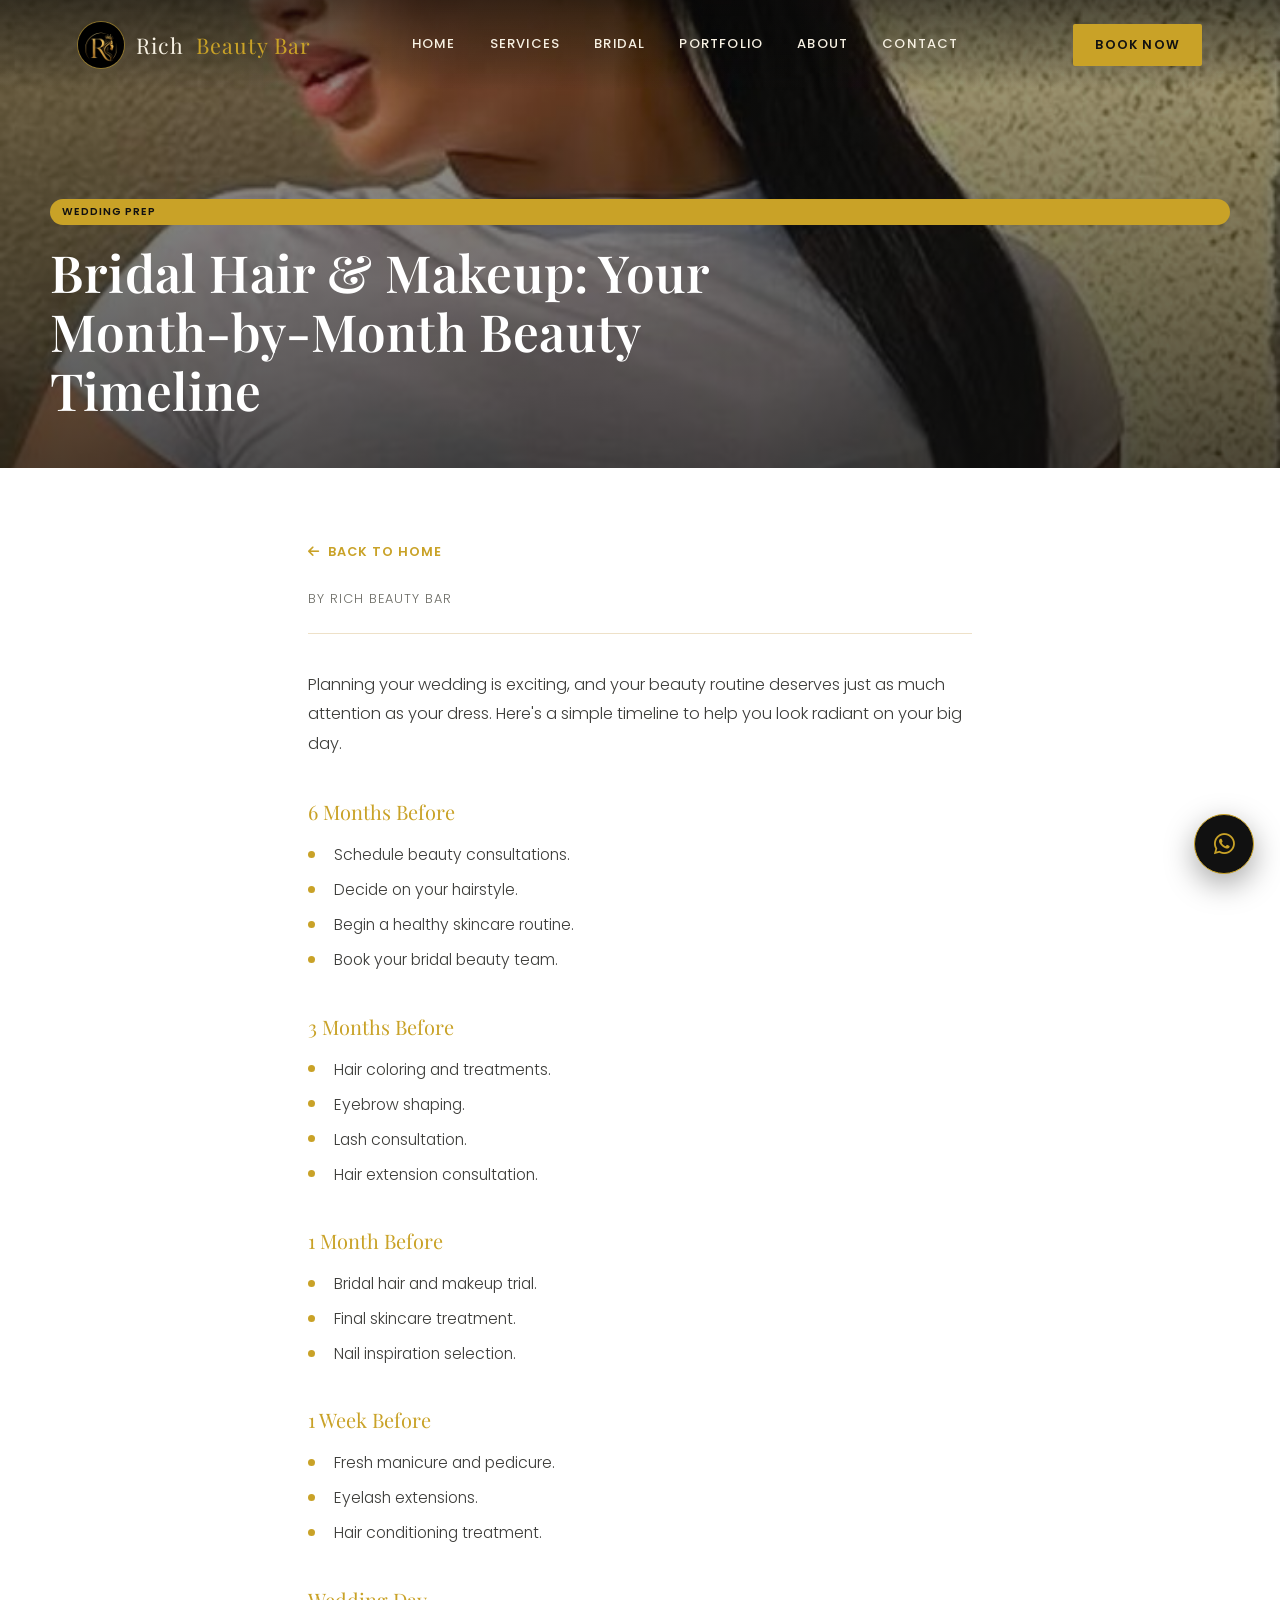
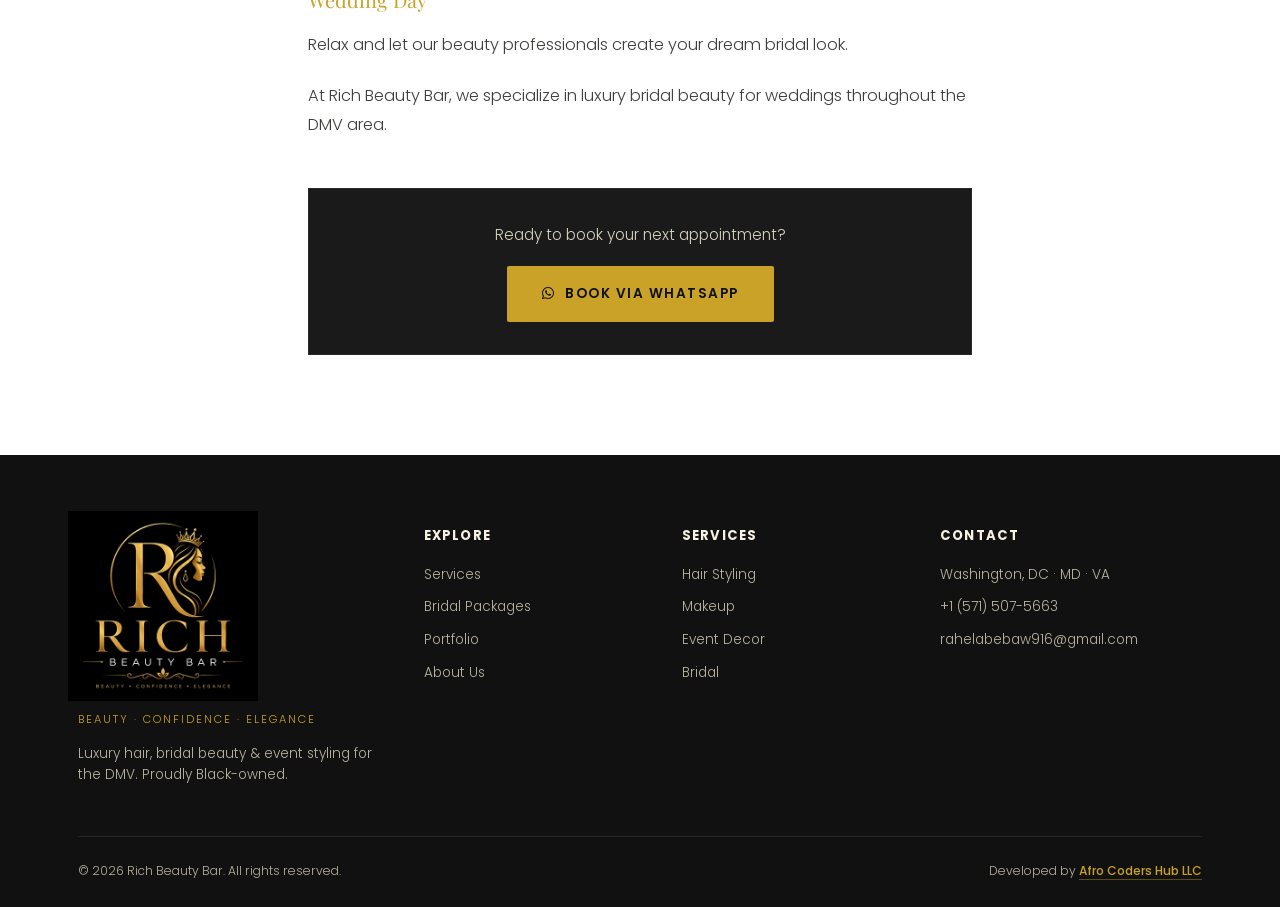
<file: bridal-beauty-timeline.html>
<!DOCTYPE html>
<html lang="en">
<head>
<meta charset="UTF-8">
<meta name="viewport" content="width=device-width, initial-scale=1.0">
<title>Bridal Hair &amp; Makeup: Your Month-by-Month Beauty Timeline | Rich Beauty Bar</title>
<meta name="description" content="A month-by-month bridal beauty planning guide from Rich Beauty Bar — what to schedule from 6 months out through your wedding day.">
<meta name="robots" content="index, follow">
<meta name="author" content="Rich Beauty Bar">
<link rel="canonical" href="https://www.richbeautybar.com/bridal-beauty-timeline.html">
<meta name="theme-color" content="#111111">
<link rel="icon" type="image/png" sizes="32x32" href="favicon-32.png">
<link rel="icon" type="image/png" sizes="16x16" href="favicon-16.png">
<link rel="icon" href="favicon.ico">
<link rel="apple-touch-icon" sizes="180x180" href="apple-touch-icon.png">

<meta property="og:type" content="article">
<meta property="og:site_name" content="Rich Beauty Bar">
<meta property="og:title" content="Bridal Hair &amp; Makeup: Your Month-by-Month Beauty Timeline">
<meta property="og:description" content="A month-by-month bridal beauty planning guide from Rich Beauty Bar — what to schedule from 6 months out through your wedding day.">
<meta property="og:image" content="https://www.richbeautybar.com/images/blog-wedding-prep.jpg">
<meta property="og:url" content="https://www.richbeautybar.com/bridal-beauty-timeline.html">
<meta property="og:locale" content="en_US">

<meta name="twitter:card" content="summary_large_image">
<meta name="twitter:title" content="Bridal Hair &amp; Makeup: Your Month-by-Month Beauty Timeline">
<meta name="twitter:description" content="A month-by-month bridal beauty planning guide from Rich Beauty Bar — what to schedule from 6 months out through your wedding day.">
<meta name="twitter:image" content="https://www.richbeautybar.com/images/blog-wedding-prep.jpg">

<link rel="preconnect" href="https://fonts.googleapis.com">
<link rel="preconnect" href="https://fonts.gstatic.com" crossorigin>
<link href="https://fonts.googleapis.com/css2?family=Playfair+Display:wght@500;600;700;800&family=Poppins:wght@300;400;500;600&display=swap" rel="stylesheet">
<link rel="stylesheet" href="https://cdnjs.cloudflare.com/ajax/libs/font-awesome/6.5.1/css/all.min.css">
<link rel="stylesheet" href="style.css">
<link rel="stylesheet" href="blog.css">

<script type="application/ld+json">
{
  "@context": "https://schema.org",
  "@type": "Article",
  "headline": "Bridal Hair &amp; Makeup: Your Month-by-Month Beauty Timeline",
  "image": "https://www.richbeautybar.com/images/blog-wedding-prep.jpg",
  "author": { "@type": "Organization", "name": "Rich Beauty Bar" },
  "publisher": { "@type": "Organization", "name": "Rich Beauty Bar" },
  "description": "A month-by-month bridal beauty planning guide from Rich Beauty Bar — what to schedule from 6 months out through your wedding day."
}
</script>
</head>
<body>

<header id="siteHeader">
  <div class="wrap nav-inner">
    <a href="index.html#home" class="logo"><img src="images/logo-monogram.png" alt="Rich monogram" class="logo-mark">Rich <span>Beauty Bar</span></a>
    <nav class="nav-links" id="navLinks">
      <a href="index.html#home">Home</a>
      <a href="index.html#services">Services</a>
      <a href="index.html#bridal">Bridal</a>
      <a href="index.html#portfolio">Portfolio</a>
      <a href="index.html#about">About</a>
      <a href="index.html#contact">Contact</a>
      <a href="https://wa.me/15715075663?text=Hello%2C%20I%27d%20like%20to%20book%20an%20appointment." target="_blank" rel="noopener" class="btn btn-gold mobile-book"><i class="fa-brands fa-whatsapp"></i> Book Now</a>
    </nav>
    <div class="nav-overlay" id="navOverlay"></div>
    <a class="nav-cta" href="https://wa.me/15715075663?text=Hello%2C%20I%27d%20like%20to%20book%20an%20appointment." target="_blank" rel="noopener">Book Now</a>
    <button class="burger" id="burger" aria-label="Open menu" aria-expanded="false" aria-controls="navLinks"><span></span><span></span><span></span></button>
  </div>
</header>

<main>
<div class="article-hero">
  <img src="images/blog-wedding-prep.jpg" alt="Bridal hair and makeup with sleek ponytail glam styling" loading="lazy">
  <div class="wrap article-hero-inner">
    <span class="blog-cat">Wedding Prep</span>
    <h1>Bridal Hair &amp; Makeup: Your Month-by-Month Beauty Timeline</h1>
  </div>
</div>

<article class="article-body">
  <a href="index.html" class="back-link"><i class="fa-solid fa-arrow-left"></i> Back to Home</a>
  <div class="article-byline">By Rich Beauty Bar</div>

  <p>Planning your wedding is exciting, and your beauty routine deserves just as much attention as your dress. Here's a simple timeline to help you look radiant on your big day.</p>

  <div class="timeline-label">6 Months Before</div>
  <ul>
    <li>Schedule beauty consultations.</li>
    <li>Decide on your hairstyle.</li>
    <li>Begin a healthy skincare routine.</li>
    <li>Book your bridal beauty team.</li>
  </ul>

  <div class="timeline-label">3 Months Before</div>
  <ul>
    <li>Hair coloring and treatments.</li>
    <li>Eyebrow shaping.</li>
    <li>Lash consultation.</li>
    <li>Hair extension consultation.</li>
  </ul>

  <div class="timeline-label">1 Month Before</div>
  <ul>
    <li>Bridal hair and makeup trial.</li>
    <li>Final skincare treatment.</li>
    <li>Nail inspiration selection.</li>
  </ul>

  <div class="timeline-label">1 Week Before</div>
  <ul>
    <li>Fresh manicure and pedicure.</li>
    <li>Eyelash extensions.</li>
    <li>Hair conditioning treatment.</li>
  </ul>

  <div class="timeline-label">Wedding Day</div>
  <p>Relax and let our beauty professionals create your dream bridal look.</p>
  <p>At Rich Beauty Bar, we specialize in luxury bridal beauty for weddings throughout the DMV area.</p>

  <div class="article-cta">
    <p>Ready to book your next appointment?</p>
    <a href="https://wa.me/15715075663?text=Hello%2C%20I%27d%20like%20to%20book%20an%20appointment." target="_blank" rel="noopener" class="btn btn-gold"><i class="fa-brands fa-whatsapp"></i> Book via WhatsApp</a>
  </div>
</article>
</main>

<footer>
  <div class="wrap">
    <div class="foot-grid">
      <div>
        <img src="images/logo-full-web.png" alt="Rich Beauty Bar" class="foot-logo-img" loading="lazy">
        <p style="font-size:.7rem;letter-spacing:2px;text-transform:uppercase;color:var(--gold);margin-bottom:14px;">Beauty &middot; Confidence &middot; Elegance</p>
        <p style="font-size:.85rem;">Luxury hair, bridal beauty &amp; event styling for the DMV. Proudly Black-owned.</p>
      </div>
      <div class="foot-col"><h5>Explore</h5><ul><li><a href="index.html#services">Services</a></li><li><a href="index.html#bridal">Bridal Packages</a></li><li><a href="index.html#portfolio">Portfolio</a></li><li><a href="index.html#about">About Us</a></li></ul></div>
      <div class="foot-col"><h5>Services</h5><ul><li><a href="index.html#services">Hair Styling</a></li><li><a href="index.html#services">Makeup</a></li><li><a href="index.html#services">Event Decor</a></li><li><a href="index.html#bridal">Bridal</a></li></ul></div>
      <div class="foot-col"><h5>Contact</h5><ul><li>Washington, DC · MD · VA</li><li>+1 (571) 507-5663</li><li>rahelabebaw916@gmail.com</li></ul></div>
    </div>
    <div class="foot-bottom">
      <span>© 2026 Rich Beauty Bar. All rights reserved.</span>
      <span class="dev-credit">Developed by <a href="https://afrocodershub.tech/" target="_blank" rel="noopener">Afro Coders Hub LLC</a></span>
    </div>
  </div>
</footer>

<a class="wa-float" href="https://wa.me/15715075663?text=Hello%2C%20I%27d%20like%20to%20book%20an%20appointment." target="_blank" rel="noopener" aria-label="Chat on WhatsApp"><i class="fa-brands fa-whatsapp"></i></a>

<script src="site-nav.js"></script>
<script src="wa-modal.js"></script>
</body>
</html>
</file>
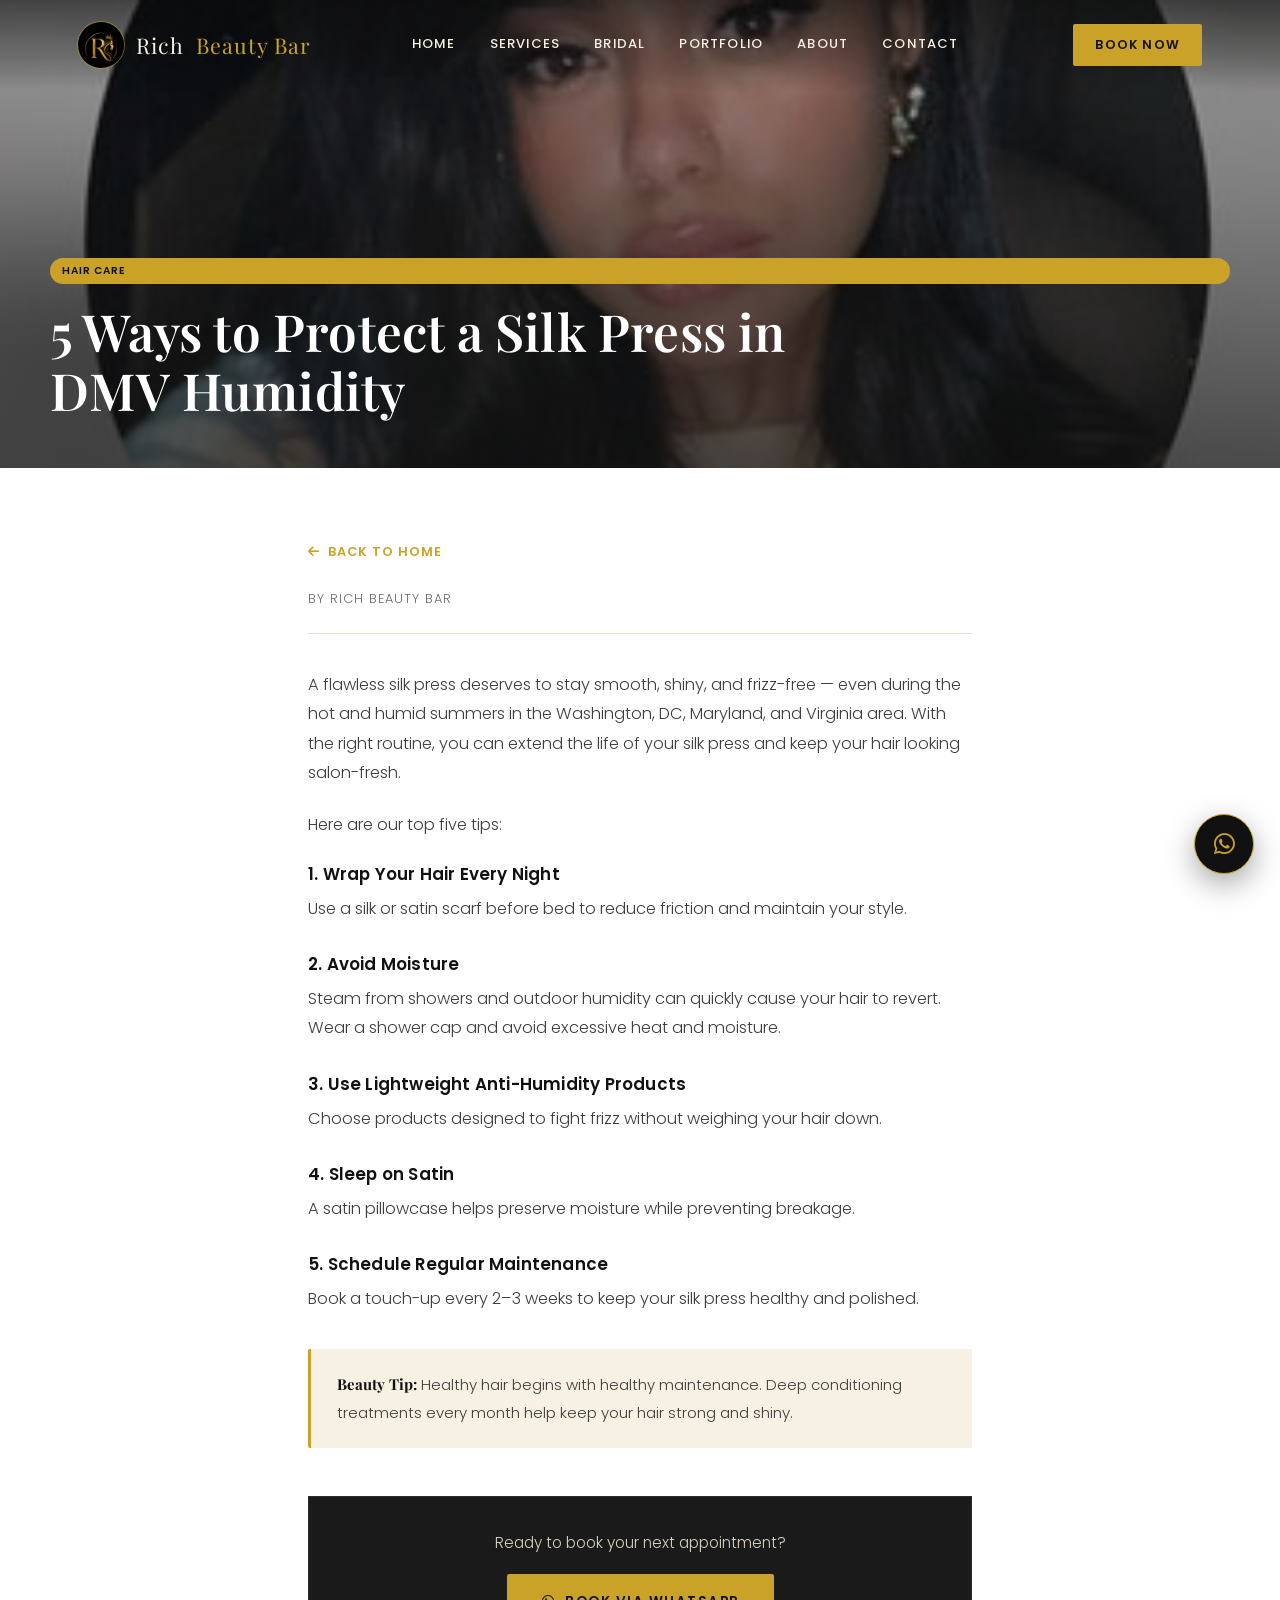
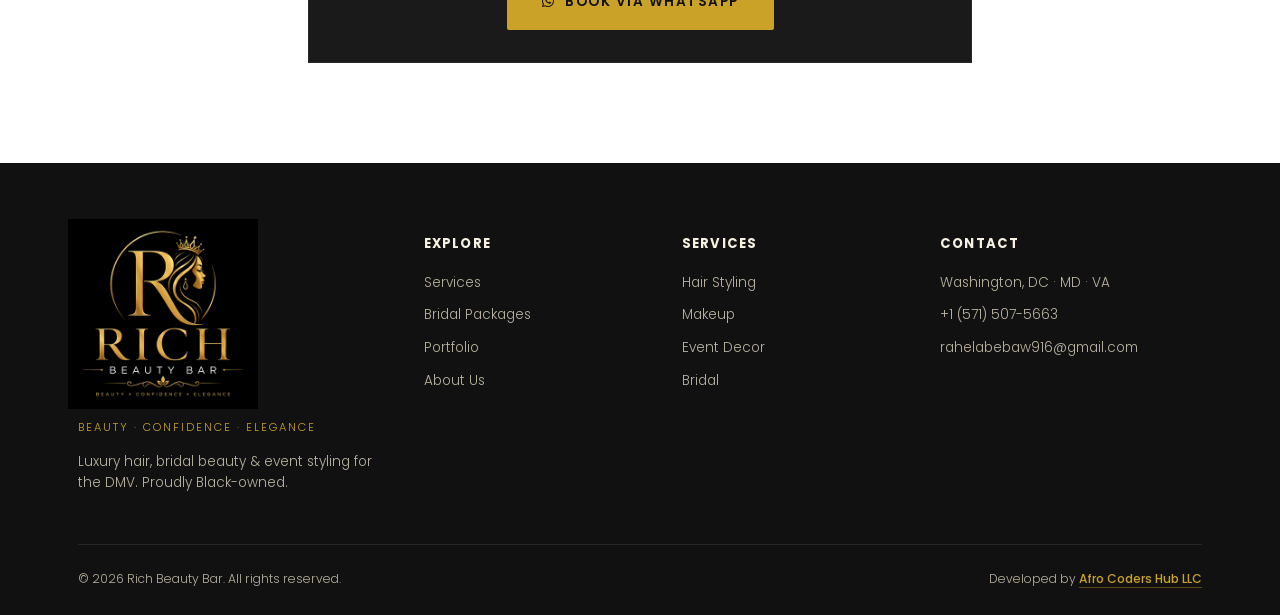
<file: silk-press-humidity-care.html>
<!DOCTYPE html>
<html lang="en">
<head>
<meta charset="UTF-8">
<meta name="viewport" content="width=device-width, initial-scale=1.0">
<title>5 Ways to Protect a Silk Press in DMV Humidity | Rich Beauty Bar</title>
<meta name="description" content="Simple habits that keep your silk press smooth, shiny, and frizz-free through DMV humidity — from Rich Beauty Bar.">
<meta name="robots" content="index, follow">
<meta name="author" content="Rich Beauty Bar">
<link rel="canonical" href="https://www.richbeautybar.com/silk-press-humidity-care.html">
<meta name="theme-color" content="#111111">
<link rel="icon" type="image/png" sizes="32x32" href="favicon-32.png">
<link rel="icon" type="image/png" sizes="16x16" href="favicon-16.png">
<link rel="icon" href="favicon.ico">
<link rel="apple-touch-icon" sizes="180x180" href="apple-touch-icon.png">

<meta property="og:type" content="article">
<meta property="og:site_name" content="Rich Beauty Bar">
<meta property="og:title" content="5 Ways to Protect a Silk Press in DMV Humidity">
<meta property="og:description" content="Simple habits that keep your silk press smooth, shiny, and frizz-free through DMV humidity — from Rich Beauty Bar.">
<meta property="og:image" content="https://www.richbeautybar.com/images/owner-portrait.jpg">
<meta property="og:url" content="https://www.richbeautybar.com/silk-press-humidity-care.html">
<meta property="og:locale" content="en_US">

<meta name="twitter:card" content="summary_large_image">
<meta name="twitter:title" content="5 Ways to Protect a Silk Press in DMV Humidity">
<meta name="twitter:description" content="Simple habits that keep your silk press smooth, shiny, and frizz-free through DMV humidity — from Rich Beauty Bar.">
<meta name="twitter:image" content="https://www.richbeautybar.com/images/owner-portrait.jpg">

<link rel="preconnect" href="https://fonts.googleapis.com">
<link rel="preconnect" href="https://fonts.gstatic.com" crossorigin>
<link href="https://fonts.googleapis.com/css2?family=Playfair+Display:wght@500;600;700;800&family=Poppins:wght@300;400;500;600&display=swap" rel="stylesheet">
<link rel="stylesheet" href="https://cdnjs.cloudflare.com/ajax/libs/font-awesome/6.5.1/css/all.min.css">
<link rel="stylesheet" href="style.css">
<link rel="stylesheet" href="blog.css">

<script type="application/ld+json">
{
  "@context": "https://schema.org",
  "@type": "Article",
  "headline": "5 Ways to Protect a Silk Press in DMV Humidity",
  "image": "https://www.richbeautybar.com/images/owner-portrait.jpg",
  "author": { "@type": "Organization", "name": "Rich Beauty Bar" },
  "publisher": { "@type": "Organization", "name": "Rich Beauty Bar" },
  "description": "Simple habits that keep your silk press smooth, shiny, and frizz-free through DMV humidity — from Rich Beauty Bar."
}
</script>
</head>
<body>

<header id="siteHeader">
  <div class="wrap nav-inner">
    <a href="index.html#home" class="logo"><img src="images/logo-monogram.png" alt="Rich monogram" class="logo-mark">Rich <span>Beauty Bar</span></a>
    <nav class="nav-links" id="navLinks">
      <a href="index.html#home">Home</a>
      <a href="index.html#services">Services</a>
      <a href="index.html#bridal">Bridal</a>
      <a href="index.html#portfolio">Portfolio</a>
      <a href="index.html#about">About</a>
      <a href="index.html#contact">Contact</a>
      <a href="https://wa.me/15715075663?text=Hello%2C%20I%27d%20like%20to%20book%20an%20appointment." target="_blank" rel="noopener" class="btn btn-gold mobile-book"><i class="fa-brands fa-whatsapp"></i> Book Now</a>
    </nav>
    <div class="nav-overlay" id="navOverlay"></div>
    <a class="nav-cta" href="https://wa.me/15715075663?text=Hello%2C%20I%27d%20like%20to%20book%20an%20appointment." target="_blank" rel="noopener">Book Now</a>
    <button class="burger" id="burger" aria-label="Open menu" aria-expanded="false" aria-controls="navLinks"><span></span><span></span><span></span></button>
  </div>
</header>

<main>
<div class="article-hero">
  <img src="images/owner-portrait.jpg" alt="Rich Beauty Bar owner" loading="lazy">
  <div class="wrap article-hero-inner">
    <span class="blog-cat">Hair Care</span>
    <h1>5 Ways to Protect a Silk Press in DMV Humidity</h1>
  </div>
</div>

<article class="article-body">
  <a href="index.html" class="back-link"><i class="fa-solid fa-arrow-left"></i> Back to Home</a>
  <div class="article-byline">By Rich Beauty Bar</div>

  <p>A flawless silk press deserves to stay smooth, shiny, and frizz-free — even during the hot and humid summers in the Washington, DC, Maryland, and Virginia area. With the right routine, you can extend the life of your silk press and keep your hair looking salon-fresh.</p>
  <p>Here are our top five tips:</p>

  <div class="article-step">
    <h3>1. Wrap Your Hair Every Night</h3>
    <p>Use a silk or satin scarf before bed to reduce friction and maintain your style.</p>
  </div>
  <div class="article-step">
    <h3>2. Avoid Moisture</h3>
    <p>Steam from showers and outdoor humidity can quickly cause your hair to revert. Wear a shower cap and avoid excessive heat and moisture.</p>
  </div>
  <div class="article-step">
    <h3>3. Use Lightweight Anti-Humidity Products</h3>
    <p>Choose products designed to fight frizz without weighing your hair down.</p>
  </div>
  <div class="article-step">
    <h3>4. Sleep on Satin</h3>
    <p>A satin pillowcase helps preserve moisture while preventing breakage.</p>
  </div>
  <div class="article-step">
    <h3>5. Schedule Regular Maintenance</h3>
    <p>Book a touch-up every 2–3 weeks to keep your silk press healthy and polished.</p>
  </div>

  <div class="tip-box"><p><strong>Beauty Tip:</strong> Healthy hair begins with healthy maintenance. Deep conditioning treatments every month help keep your hair strong and shiny.</p></div>

  <div class="article-cta">
    <p>Ready to book your next appointment?</p>
    <a href="https://wa.me/15715075663?text=Hello%2C%20I%27d%20like%20to%20book%20an%20appointment." target="_blank" rel="noopener" class="btn btn-gold"><i class="fa-brands fa-whatsapp"></i> Book via WhatsApp</a>
  </div>
</article>
</main>

<footer>
  <div class="wrap">
    <div class="foot-grid">
      <div>
        <img src="images/logo-full-web.png" alt="Rich Beauty Bar" class="foot-logo-img" loading="lazy">
        <p style="font-size:.7rem;letter-spacing:2px;text-transform:uppercase;color:var(--gold);margin-bottom:14px;">Beauty &middot; Confidence &middot; Elegance</p>
        <p style="font-size:.85rem;">Luxury hair, bridal beauty &amp; event styling for the DMV. Proudly Black-owned.</p>
      </div>
      <div class="foot-col"><h5>Explore</h5><ul><li><a href="index.html#services">Services</a></li><li><a href="index.html#bridal">Bridal Packages</a></li><li><a href="index.html#portfolio">Portfolio</a></li><li><a href="index.html#about">About Us</a></li></ul></div>
      <div class="foot-col"><h5>Services</h5><ul><li><a href="index.html#services">Hair Styling</a></li><li><a href="index.html#services">Makeup</a></li><li><a href="index.html#services">Event Decor</a></li><li><a href="index.html#bridal">Bridal</a></li></ul></div>
      <div class="foot-col"><h5>Contact</h5><ul><li>Washington, DC · MD · VA</li><li>+1 (571) 507-5663</li><li>rahelabebaw916@gmail.com</li></ul></div>
    </div>
    <div class="foot-bottom">
      <span>© 2026 Rich Beauty Bar. All rights reserved.</span>
      <span class="dev-credit">Developed by <a href="https://afrocodershub.tech/" target="_blank" rel="noopener">Afro Coders Hub LLC</a></span>
    </div>
  </div>
</footer>

<a class="wa-float" href="https://wa.me/15715075663?text=Hello%2C%20I%27d%20like%20to%20book%20an%20appointment." target="_blank" rel="noopener" aria-label="Chat on WhatsApp"><i class="fa-brands fa-whatsapp"></i></a>

<script src="site-nav.js"></script>
<script src="wa-modal.js"></script>
</body>
</html>
</file>
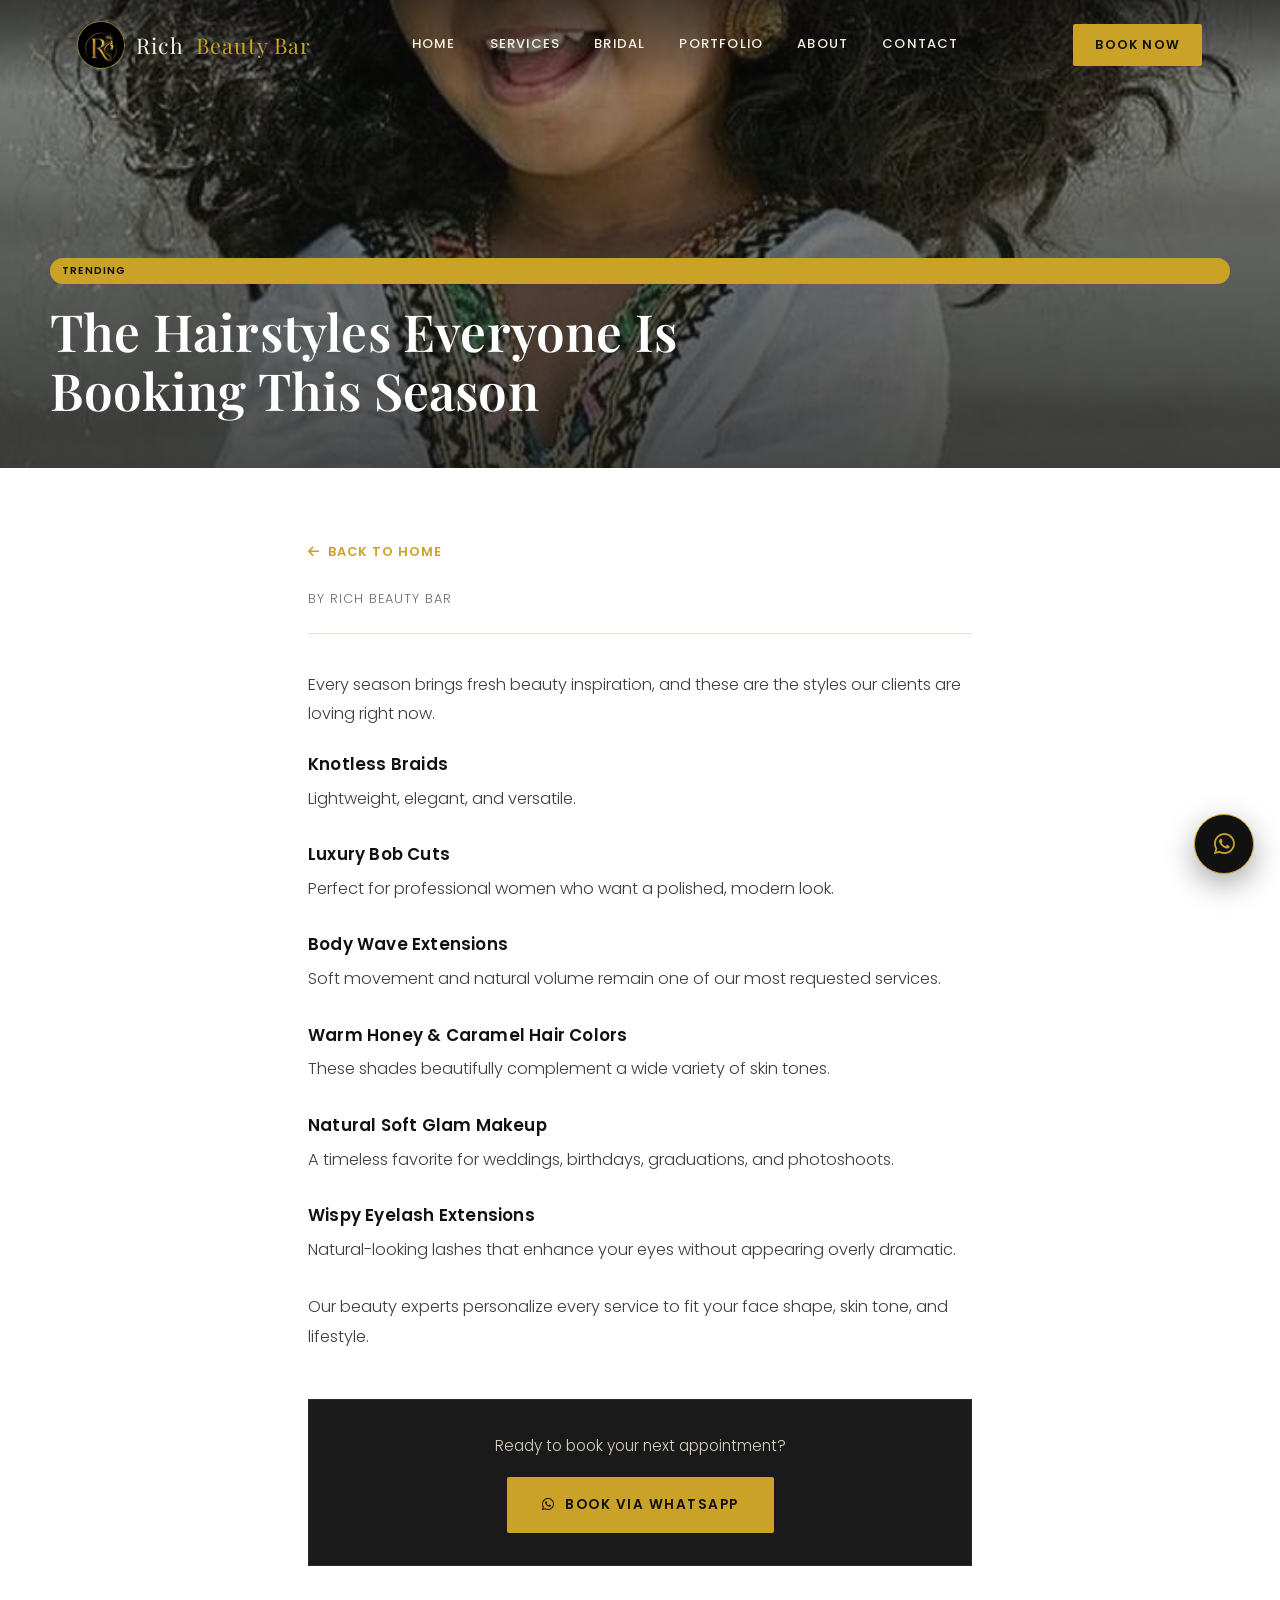
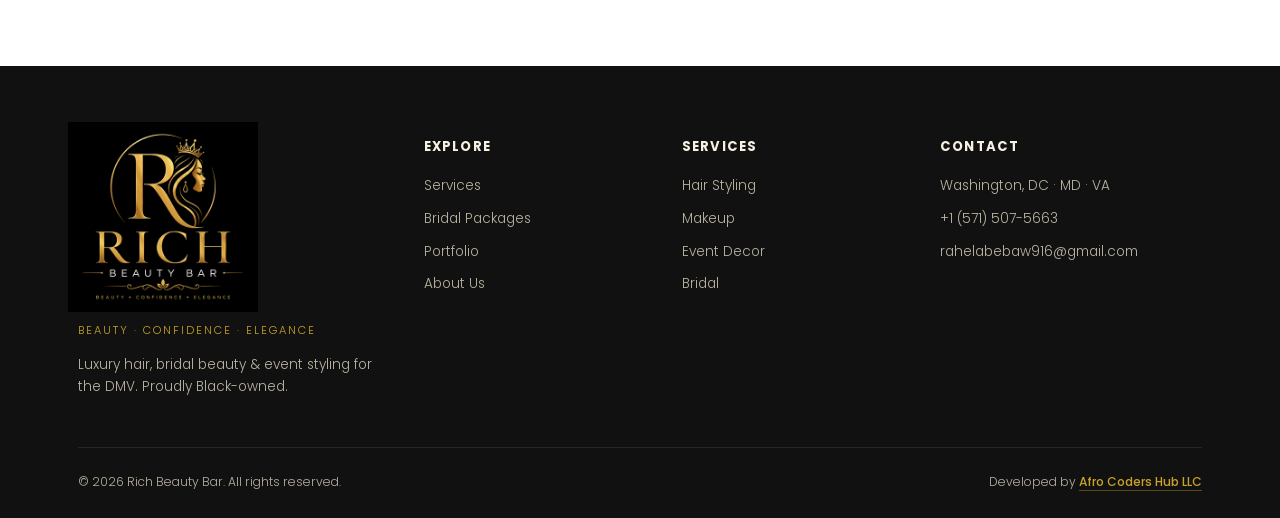
<file: trending-hairstyles-2026.html>
<!DOCTYPE html>
<html lang="en">
<head>
<meta charset="UTF-8">
<meta name="viewport" content="width=device-width, initial-scale=1.0">
<title>The Hairstyles Everyone Is Booking This Season | Rich Beauty Bar</title>
<meta name="description" content="A look at the trending hairstyles, colors, and makeup looks our clients are booking most right now at Rich Beauty Bar.">
<meta name="robots" content="index, follow">
<meta name="author" content="Rich Beauty Bar">
<link rel="canonical" href="https://www.richbeautybar.com/trending-hairstyles-2026.html">
<meta name="theme-color" content="#111111">
<link rel="icon" type="image/png" sizes="32x32" href="favicon-32.png">
<link rel="icon" type="image/png" sizes="16x16" href="favicon-16.png">
<link rel="icon" href="favicon.ico">
<link rel="apple-touch-icon" sizes="180x180" href="apple-touch-icon.png">

<meta property="og:type" content="article">
<meta property="og:site_name" content="Rich Beauty Bar">
<meta property="og:title" content="The Hairstyles Everyone Is Booking This Season">
<meta property="og:description" content="A look at the trending hairstyles, colors, and makeup looks our clients are booking most right now at Rich Beauty Bar.">
<meta property="og:image" content="https://www.richbeautybar.com/images/gallery-cultural-braids.jpg">
<meta property="og:url" content="https://www.richbeautybar.com/trending-hairstyles-2026.html">
<meta property="og:locale" content="en_US">

<meta name="twitter:card" content="summary_large_image">
<meta name="twitter:title" content="The Hairstyles Everyone Is Booking This Season">
<meta name="twitter:description" content="A look at the trending hairstyles, colors, and makeup looks our clients are booking most right now at Rich Beauty Bar.">
<meta name="twitter:image" content="https://www.richbeautybar.com/images/gallery-cultural-braids.jpg">

<link rel="preconnect" href="https://fonts.googleapis.com">
<link rel="preconnect" href="https://fonts.gstatic.com" crossorigin>
<link href="https://fonts.googleapis.com/css2?family=Playfair+Display:wght@500;600;700;800&family=Poppins:wght@300;400;500;600&display=swap" rel="stylesheet">
<link rel="stylesheet" href="https://cdnjs.cloudflare.com/ajax/libs/font-awesome/6.5.1/css/all.min.css">
<link rel="stylesheet" href="style.css">
<link rel="stylesheet" href="blog.css">

<script type="application/ld+json">
{
  "@context": "https://schema.org",
  "@type": "Article",
  "headline": "The Hairstyles Everyone Is Booking This Season",
  "image": "https://www.richbeautybar.com/images/gallery-cultural-braids.jpg",
  "author": { "@type": "Organization", "name": "Rich Beauty Bar" },
  "publisher": { "@type": "Organization", "name": "Rich Beauty Bar" },
  "description": "A look at the trending hairstyles, colors, and makeup looks our clients are booking most right now at Rich Beauty Bar."
}
</script>
</head>
<body>

<header id="siteHeader">
  <div class="wrap nav-inner">
    <a href="index.html#home" class="logo"><img src="images/logo-monogram.png" alt="Rich monogram" class="logo-mark">Rich <span>Beauty Bar</span></a>
    <nav class="nav-links" id="navLinks">
      <a href="index.html#home">Home</a>
      <a href="index.html#services">Services</a>
      <a href="index.html#bridal">Bridal</a>
      <a href="index.html#portfolio">Portfolio</a>
      <a href="index.html#about">About</a>
      <a href="index.html#contact">Contact</a>
      <a href="https://wa.me/15715075663?text=Hello%2C%20I%27d%20like%20to%20book%20an%20appointment." target="_blank" rel="noopener" class="btn btn-gold mobile-book"><i class="fa-brands fa-whatsapp"></i> Book Now</a>
    </nav>
    <div class="nav-overlay" id="navOverlay"></div>
    <a class="nav-cta" href="https://wa.me/15715075663?text=Hello%2C%20I%27d%20like%20to%20book%20an%20appointment." target="_blank" rel="noopener">Book Now</a>
    <button class="burger" id="burger" aria-label="Open menu" aria-expanded="false" aria-controls="navLinks"><span></span><span></span><span></span></button>
  </div>
</header>

<main>
<div class="article-hero">
  <img src="images/gallery-cultural-braids.jpg" alt="Trending braided hairstyle" loading="lazy">
  <div class="wrap article-hero-inner">
    <span class="blog-cat">Trending</span>
    <h1>The Hairstyles Everyone Is Booking This Season</h1>
  </div>
</div>

<article class="article-body">
  <a href="index.html" class="back-link"><i class="fa-solid fa-arrow-left"></i> Back to Home</a>
  <div class="article-byline">By Rich Beauty Bar</div>

  <p>Every season brings fresh beauty inspiration, and these are the styles our clients are loving right now.</p>

  <div class="article-step">
    <h3>Knotless Braids</h3>
    <p>Lightweight, elegant, and versatile.</p>
  </div>
  <div class="article-step">
    <h3>Luxury Bob Cuts</h3>
    <p>Perfect for professional women who want a polished, modern look.</p>
  </div>
  <div class="article-step">
    <h3>Body Wave Extensions</h3>
    <p>Soft movement and natural volume remain one of our most requested services.</p>
  </div>
  <div class="article-step">
    <h3>Warm Honey &amp; Caramel Hair Colors</h3>
    <p>These shades beautifully complement a wide variety of skin tones.</p>
  </div>
  <div class="article-step">
    <h3>Natural Soft Glam Makeup</h3>
    <p>A timeless favorite for weddings, birthdays, graduations, and photoshoots.</p>
  </div>
  <div class="article-step">
    <h3>Wispy Eyelash Extensions</h3>
    <p>Natural-looking lashes that enhance your eyes without appearing overly dramatic.</p>
  </div>

  <p>Our beauty experts personalize every service to fit your face shape, skin tone, and lifestyle.</p>

  <div class="article-cta">
    <p>Ready to book your next appointment?</p>
    <a href="https://wa.me/15715075663?text=Hello%2C%20I%27d%20like%20to%20book%20an%20appointment." target="_blank" rel="noopener" class="btn btn-gold"><i class="fa-brands fa-whatsapp"></i> Book via WhatsApp</a>
  </div>
</article>
</main>

<footer>
  <div class="wrap">
    <div class="foot-grid">
      <div>
        <img src="images/logo-full-web.png" alt="Rich Beauty Bar" class="foot-logo-img" loading="lazy">
        <p style="font-size:.7rem;letter-spacing:2px;text-transform:uppercase;color:var(--gold);margin-bottom:14px;">Beauty &middot; Confidence &middot; Elegance</p>
        <p style="font-size:.85rem;">Luxury hair, bridal beauty &amp; event styling for the DMV. Proudly Black-owned.</p>
      </div>
      <div class="foot-col"><h5>Explore</h5><ul><li><a href="index.html#services">Services</a></li><li><a href="index.html#bridal">Bridal Packages</a></li><li><a href="index.html#portfolio">Portfolio</a></li><li><a href="index.html#about">About Us</a></li></ul></div>
      <div class="foot-col"><h5>Services</h5><ul><li><a href="index.html#services">Hair Styling</a></li><li><a href="index.html#services">Makeup</a></li><li><a href="index.html#services">Event Decor</a></li><li><a href="index.html#bridal">Bridal</a></li></ul></div>
      <div class="foot-col"><h5>Contact</h5><ul><li>Washington, DC · MD · VA</li><li>+1 (571) 507-5663</li><li>rahelabebaw916@gmail.com</li></ul></div>
    </div>
    <div class="foot-bottom">
      <span>© 2026 Rich Beauty Bar. All rights reserved.</span>
      <span class="dev-credit">Developed by <a href="https://afrocodershub.tech/" target="_blank" rel="noopener">Afro Coders Hub LLC</a></span>
    </div>
  </div>
</footer>

<a class="wa-float" href="https://wa.me/15715075663?text=Hello%2C%20I%27d%20like%20to%20book%20an%20appointment." target="_blank" rel="noopener" aria-label="Chat on WhatsApp"><i class="fa-brands fa-whatsapp"></i></a>

<script src="site-nav.js"></script>
<script src="wa-modal.js"></script>
</body>
</html>
</file>
<file: style.css>
/* ============ TOKENS ============ */
:root{
  --black:#111111;
  --black-soft:#1a1a1a;
  --gold:#C9A227;
  --gold-light:#E3C874;
  --white:#FFFFFF;
  --champagne:#F7F1E3;
  --champagne-deep:#EDE2C9;
  --ink-muted:#6b6b64;
  --serif:'Playfair Display', serif;
  --sans:'Poppins', sans-serif;
  --container:1180px;
}
*{box-sizing:border-box;margin:0;padding:0;}
html{scroll-behavior:smooth;}
body{font-family:var(--sans);color:var(--black);background:var(--white);font-weight:300;line-height:1.6;overflow-x:hidden;}
img{max-width:100%;display:block;}
a{text-decoration:none;color:inherit;}
ul{list-style:none;}
.wrap{max-width:var(--container);margin:0 auto;padding:0 28px;}
h1,h2,h3,h4{font-family:var(--serif);font-weight:600;letter-spacing:.2px;}
.eyebrow{font-family:var(--sans);text-transform:uppercase;letter-spacing:3px;font-size:.72rem;color:var(--gold);font-weight:600;}
.section{padding:110px 0;}
.section-dark{background:var(--black);color:var(--champagne);}
.section-champagne{background:var(--champagne);}
.center{text-align:center;}
.btn{display:inline-flex;align-items:center;gap:10px;padding:16px 34px;font-family:var(--sans);font-size:.85rem;letter-spacing:1.5px;text-transform:uppercase;font-weight:600;border-radius:2px;transition:all .35s ease;cursor:pointer;border:1px solid transparent;}
.btn-gold{background:var(--gold);color:var(--black);}
.btn-gold:hover{background:var(--gold-light);transform:translateY(-2px);}
.btn-outline{border-color:var(--champagne);color:var(--champagne);}
.btn-outline:hover{background:rgba(247,241,227,.08);transform:translateY(-2px);}
.btn-outline-dark{border-color:var(--black);color:var(--black);}
.btn-outline-dark:hover{background:rgba(17,17,17,.06);}
.reveal{opacity:0;transform:translateY(28px);transition:opacity .8s ease, transform .8s ease;}
.reveal.show{opacity:1;transform:translateY(0);}
.divider-strand{width:100%;height:46px;display:block;}

/* ============ NAV ============ */
header{position:fixed;top:0;left:0;width:100%;z-index:1000;padding:22px 0;transition:all .4s ease;background:linear-gradient(180deg,rgba(10,10,10,.6) 0%,rgba(10,10,10,.25) 65%,transparent 100%);}
header.scrolled{background:rgba(17,17,17,.94);backdrop-filter:blur(6px);padding:14px 0;box-shadow:0 6px 24px rgba(0,0,0,.25);}
.nav-inner{display:flex;align-items:center;justify-content:space-between;}
.logo{font-family:var(--serif);font-size:1.35rem;color:var(--champagne);letter-spacing:1px;display:flex;align-items:center;gap:12px;}
.logo span{color:var(--gold);}
.logo-mark{width:46px;height:46px;border-radius:50%;object-fit:cover;flex-shrink:0;transition:transform .3s ease;box-shadow:0 0 0 1px rgba(201,162,39,.5);}
.logo:hover .logo-mark{transform:rotate(8deg);}
.nav-links{display:flex;gap:34px;align-items:center;}
.nav-links a{color:var(--champagne);font-size:.82rem;letter-spacing:1.2px;text-transform:uppercase;font-weight:500;position:relative;padding-bottom:4px;}
.nav-links a::after{content:'';position:absolute;left:0;bottom:0;width:0;height:1px;background:var(--gold);transition:width .3s ease;}
.nav-links a:hover::after{width:100%;}
.nav-cta{background:var(--gold);color:var(--black);padding:11px 22px;font-size:.78rem;letter-spacing:1.2px;text-transform:uppercase;font-weight:600;border-radius:2px;margin-left:14px;transition:.3s ease;}
.nav-cta:hover{background:var(--gold-light);transform:translateY(-1px);}
.burger{display:none;flex-direction:column;gap:5px;cursor:pointer;z-index:1100;background:none;border:none;padding:6px;}
.burger span{width:26px;height:2px;background:var(--champagne);display:block;transition:.3s;transform-origin:center;}
.burger.open span:nth-child(1){transform:translateY(7px) rotate(45deg);}
.burger.open span:nth-child(2){opacity:0;}
.burger.open span:nth-child(3){transform:translateY(-7px) rotate(-45deg);}
.nav-overlay{position:fixed;inset:0;background:rgba(0,0,0,.55);backdrop-filter:blur(2px);opacity:0;pointer-events:none;transition:opacity .35s ease;z-index:1050;}
.nav-overlay.open{opacity:1;pointer-events:auto;}
.mobile-book{display:none;}

/* ============ HERO ============ */
.hero{position:relative;min-height:100vh;min-height:100dvh;display:flex;align-items:center;justify-content:center;background:var(--black);color:var(--champagne);overflow:hidden;}
.hero-photo{position:absolute;inset:0;background:url('images/hero-portrait.jpg') center 22% / cover no-repeat;opacity:.62;}
.hero-photo::after{content:'';position:absolute;inset:0;background:linear-gradient(180deg,rgba(17,17,17,.32) 0%,rgba(17,17,17,.5) 40%,rgba(17,17,17,.78) 68%,rgba(17,17,17,.94) 100%);}
.hero-lines{position:absolute;inset:0;opacity:.3;}
.hero-inner{position:relative;z-index:2;text-align:center;max-width:820px;padding:0 24px;}
.hero-mark-wrap{position:relative;width:220px;height:220px;margin:0 auto 30px;display:flex;align-items:center;justify-content:center;}
.hero-mark-glow{position:absolute;inset:-40px;border-radius:28px;background:radial-gradient(circle,rgba(201,162,39,.35) 0%,rgba(201,162,39,.08) 45%,transparent 72%);animation:markpulse 4s ease-in-out infinite;}
.hero-mark{position:relative;width:210px;height:210px;border-radius:20px;object-fit:contain;background:#0d0d0d;box-shadow:0 0 0 1px rgba(201,162,39,.55),0 0 0 8px rgba(201,162,39,.08),0 20px 50px rgba(0,0,0,.5);animation:markfloat 5s ease-in-out infinite;}
@keyframes markpulse{0%,100%{opacity:.7;transform:scale(1);}50%{opacity:1;transform:scale(1.08);}}
@keyframes markfloat{0%,100%{transform:translateY(0);}50%{transform:translateY(-10px);}}
@media (prefers-reduced-motion: reduce){.hero-mark,.hero-mark-glow{animation:none;}}
.hero .eyebrow{display:block;margin-bottom:22px;}
.hero h1{font-size:clamp(2.4rem,6vw,4.6rem);line-height:1.08;margin-bottom:22px;font-weight:700;}
.hero h1 em{font-style:italic;color:var(--gold);}
.hero p{font-size:1.05rem;color:#cfc9b8;max-width:560px;margin:0 auto 40px;font-weight:300;}
.hero-btns{display:flex;gap:18px;justify-content:center;flex-wrap:wrap;}
.hero-scroll{position:absolute;bottom:34px;left:50%;transform:translateX(-50%);font-size:.7rem;letter-spacing:2px;text-transform:uppercase;color:var(--gold);display:flex;flex-direction:column;align-items:center;gap:10px;}
.hero-scroll::after{content:'';width:1px;height:38px;background:linear-gradient(var(--gold),transparent);animation:scrollpulse 1.8s infinite;}
@keyframes scrollpulse{0%{opacity:.2}50%{opacity:1}100%{opacity:.2}}

/* ============ HIGHLIGHTS STRIP ============ */
.highlights{background:var(--champagne-deep);padding:46px 0;}
.highlights .wrap{display:grid;grid-template-columns:repeat(4,1fr);gap:24px;text-align:center;}
.hl-item i{font-size:1.5rem;color:var(--gold);margin-bottom:10px;}
.hl-item h4{font-size:1.6rem;color:var(--black);}
.hl-item p{font-size:.78rem;letter-spacing:1px;text-transform:uppercase;color:var(--ink-muted);font-weight:500;}

/* ============ SECTION HEAD ============ */
.section-head{max-width:640px;margin:0 auto 64px;text-align:center;}
.section-head .eyebrow{display:block;margin-bottom:14px;}
.section-head h2{font-size:clamp(2rem,4vw,2.9rem);margin-bottom:16px;}
.section-dark .section-head h2{color:var(--white);}
.section-head p{color:var(--ink-muted);font-size:.98rem;}
.section-dark .section-head p{color:#b9b3a0;}

/* ============ SERVICES ============ */
.svc-tabs{display:flex;justify-content:center;gap:10px;margin-bottom:52px;flex-wrap:wrap;}
.svc-tab{padding:10px 22px;border:1px solid var(--black);border-radius:30px;font-size:.78rem;letter-spacing:1px;text-transform:uppercase;cursor:pointer;background:transparent;transition:.3s;}
.svc-tab.active,.svc-tab:hover{background:var(--black);color:var(--champagne);}
.svc-grid{display:grid;grid-template-columns:repeat(3,1fr);gap:28px;}
.svc-panel{display:none;}
.svc-panel.active{display:grid;}
.svc-card{background:var(--white);border:1px solid #eee1c8;padding:36px 30px;position:relative;transition:.4s;}
.svc-card:hover{box-shadow:0 20px 44px rgba(17,17,17,.08);transform:translateY(-6px);}
.svc-card i{font-size:1.5rem;color:var(--gold);margin-bottom:18px;}
.svc-card h4{font-size:1.15rem;margin-bottom:10px;}
.svc-card p{font-size:.86rem;color:var(--ink-muted);margin-bottom:18px;}
.svc-meta{display:flex;justify-content:space-between;align-items:center;border-top:1px solid #eee1c8;padding-top:16px;font-size:.78rem;}
.svc-meta .price{color:var(--gold);font-weight:600;font-family:var(--serif);font-size:1rem;}
.svc-meta a{text-transform:uppercase;letter-spacing:1px;font-weight:600;color:var(--black);}
.svc-meta a i{font-size:.8rem;margin:0 0 0 4px;}

/* ============ BRIDAL PACKAGES ============ */
.pkg-grid{display:grid;grid-template-columns:repeat(4,1fr);gap:22px;}
.pkg-grid-3{grid-template-columns:repeat(3,1fr);}
.pkg-card{background:var(--black);color:var(--champagne);padding:44px 30px;text-align:center;position:relative;border:1px solid #2a2a2a;transition:.4s;}
.pkg-card.featured{background:linear-gradient(160deg,#1c1c1c,#0c0c0c);border:1px solid var(--gold);transform:scale(1.04);}
.pkg-card:hover{border-color:var(--gold);transform:translateY(-6px);}
.pkg-card.featured:hover{transform:scale(1.04) translateY(-6px);}
.pkg-tag{position:absolute;top:-13px;left:50%;transform:translateX(-50%);background:var(--gold);color:var(--black);font-size:.66rem;letter-spacing:1px;text-transform:uppercase;padding:5px 14px;border-radius:20px;font-weight:600;}
.pkg-card h4{font-size:1.3rem;margin:10px 0 6px;}
.pkg-card .pkg-price{font-family:var(--serif);color:var(--gold);font-size:1.6rem;margin-bottom:18px;}
.pkg-card ul{margin-bottom:26px;text-align:left;font-size:.84rem;}
.pkg-card ul li{padding:7px 0;border-bottom:1px solid rgba(247,241,227,.08);display:flex;gap:10px;align-items:center;color:#d8d2c0;}
.pkg-card ul li i{color:var(--gold);font-size:.75rem;}

/* ============ WHY CHOOSE US ============ */
.why-grid{display:grid;grid-template-columns:repeat(4,1fr);gap:20px;}
.why-item{background:var(--white);border:1px solid #eee1c8;padding:26px 20px;display:flex;flex-direction:column;align-items:center;text-align:center;gap:14px;transition:.35s;}
.why-item:hover{transform:translateY(-4px);box-shadow:0 16px 34px rgba(17,17,17,.08);}
.why-item i{font-size:1.3rem;color:var(--gold);}
.why-item span{font-size:.85rem;font-weight:500;line-height:1.4;}

.g-item.photo.video-tile{cursor:pointer;}
.play-badge{position:absolute;top:50%;left:50%;transform:translate(-50%,-50%);width:52px;height:52px;border-radius:50%;background:rgba(17,17,17,.72);border:2px solid var(--gold);display:flex;align-items:center;justify-content:center;z-index:3;transition:transform .25s ease;}
.g-item.video-tile:hover .play-badge{transform:translate(-50%,-50%) scale(1.1);}
.play-badge i{color:var(--gold);font-size:1.1rem;margin-left:3px;}
.video-lightbox{position:fixed;inset:0;background:rgba(0,0,0,.9);z-index:3000;display:flex;align-items:center;justify-content:center;opacity:0;pointer-events:none;transition:opacity .3s ease;padding:20px;}
.video-lightbox.open{opacity:1;pointer-events:auto;}
.video-lightbox video{max-width:420px;width:100%;max-height:88vh;border-radius:8px;box-shadow:0 30px 80px rgba(0,0,0,.6);}
.video-lightbox-close{position:absolute;top:24px;right:28px;background:none;border:none;color:var(--champagne);font-size:2rem;line-height:1;cursor:pointer;width:44px;height:44px;}

/* ============ PORTFOLIO ============ */
.filter-row{display:flex;gap:10px;justify-content:center;margin-bottom:44px;flex-wrap:wrap;}
.filter-btn{padding:9px 20px;font-size:.76rem;letter-spacing:1px;text-transform:uppercase;border:1px solid var(--gold);color:var(--black);background:transparent;cursor:pointer;border-radius:30px;}
.filter-btn.active,.filter-btn:hover{background:var(--gold);color:var(--black);}
.gallery{display:grid;grid-template-columns:repeat(4,1fr);grid-auto-rows:190px;gap:14px;}
.g-item{position:relative;overflow:hidden;display:flex;align-items:flex-end;justify-content:center;color:var(--champagne);font-family:var(--serif);font-size:.95rem;text-align:center;padding:14px;}
.g-item span{position:relative;z-index:2;opacity:.85;}
.g-item::before{content:'';position:absolute;inset:0;background:repeating-linear-gradient(135deg,rgba(201,162,39,.18) 0 2px,transparent 2px 22px);}
.g-item.tall{grid-row:span 2;}
.g-item.photo{align-items:flex-end;}
.g-item.photo img{position:absolute;inset:0;width:100%;height:100%;object-fit:cover;transition:transform .5s ease;}
.g-item.photo:hover img{transform:scale(1.06);}
.g-item.photo::before{background:linear-gradient(180deg,rgba(17,17,17,0) 40%,rgba(17,17,17,.85) 100%);z-index:1;}
.g-item.photo span{z-index:2;padding-bottom:4px;}
.g1{background:linear-gradient(160deg,#1a1a1a,#3a2f14);}
.g2{background:linear-gradient(160deg,#2b2b2b,#4a3c17);}
.g3{background:linear-gradient(160deg,#171717,#332a11);}
.g4{background:linear-gradient(160deg,#242424,#4d4020);}
.g5{background:linear-gradient(160deg,#1c1c1c,#3f341a);}
.g6{background:linear-gradient(160deg,#292929,#544522);}
.g7{background:linear-gradient(160deg,#151515,#382e13);}
.g8{background:linear-gradient(160deg,#202020,#453a1c);}

/* ============ TESTIMONIALS ============ */
.test-grid{display:grid;grid-template-columns:repeat(3,1fr);gap:26px;}
.test-card{background:var(--white);padding:36px 30px;border-top:2px solid var(--gold);box-shadow:0 10px 30px rgba(0,0,0,.05);}
.stars{color:var(--gold);font-size:.8rem;margin-bottom:14px;letter-spacing:2px;}
.test-card p{font-size:.92rem;color:#3d3d3a;margin-bottom:20px;font-style:italic;}
.test-who{display:flex;align-items:center;gap:12px;}
.test-avatar{width:40px;height:40px;border-radius:50%;background:var(--black);color:var(--gold);display:flex;align-items:center;justify-content:center;font-family:var(--serif);font-size:.9rem;}
.test-who h5{font-size:.9rem;}
.test-who span{font-size:.74rem;color:var(--ink-muted);}

/* ============ ABOUT ============ */
.about-grid{display:grid;grid-template-columns:1fr 1fr;gap:70px;align-items:center;}
.about-visual{background:var(--black);aspect-ratio:4/5;position:relative;overflow:hidden;border:1px solid rgba(201,162,39,.3);}
.about-visual img{width:100%;height:100%;object-fit:cover;display:block;}
.owner-badge{position:absolute;left:24px;bottom:24px;display:flex;align-items:center;gap:12px;background:rgba(17,17,17,.85);backdrop-filter:blur(6px);padding:10px 18px 10px 10px;border-radius:50px;border:1px solid rgba(201,162,39,.4);}
.owner-badge img{width:52px;height:52px;border-radius:50%;object-fit:cover;box-shadow:0 0 0 2px var(--gold);flex-shrink:0;}
.owner-badge span{color:var(--champagne);font-size:.72rem;line-height:1.4;font-weight:500;}
.about-text .eyebrow{display:block;margin-bottom:14px;}
.about-text h2{font-size:2.3rem;margin-bottom:22px;}
.about-text p{color:var(--ink-muted);margin-bottom:18px;font-size:.95rem;}
.about-stats{display:flex;gap:40px;margin-top:30px;}
.about-stats div h3{font-family:var(--serif);color:var(--gold);font-size:1.8rem;}
.about-stats div span{font-size:.75rem;letter-spacing:1px;text-transform:uppercase;color:var(--ink-muted);}

/* ============ BLOG ============ */
.blog-grid{display:grid;grid-template-columns:repeat(3,1fr);gap:28px;}
.blog-card{background:var(--white);border:1px solid #eee1c8;overflow:hidden;}
.blog-thumb{height:200px;position:relative;overflow:hidden;}
.blog-thumb img{width:100%;height:100%;object-fit:cover;transition:transform .5s ease;}
.blog-card:hover .blog-thumb img{transform:scale(1.06);}
.blog-thumb::after{content:'';position:absolute;inset:0;background:linear-gradient(180deg,rgba(17,17,17,0) 55%,rgba(17,17,17,.55) 100%);}
.blog-cat{position:absolute;top:14px;left:14px;background:var(--gold);color:var(--black);font-size:.65rem;text-transform:uppercase;letter-spacing:1px;padding:5px 12px;border-radius:20px;font-weight:600;z-index:2;}
.blog-body{padding:26px 24px;}
.blog-body h4{font-size:1.08rem;margin-bottom:10px;}
.blog-body p{font-size:.85rem;color:var(--ink-muted);margin-bottom:14px;}
.blog-body a{font-size:.78rem;text-transform:uppercase;letter-spacing:1px;font-weight:600;color:var(--gold);}

/* ============ CTA BANNER ============ */
.cta-banner{background:var(--black);position:relative;padding:90px 0;overflow:hidden;}
.cta-banner::before{content:'';position:absolute;inset:0;background:radial-gradient(ellipse at center,rgba(201,162,39,.14) 0%,transparent 65%);}
.cta-inner{position:relative;z-index:1;text-align:center;max-width:640px;margin:0 auto;}
.cta-mark{width:120px;height:120px;border-radius:16px;margin:0 auto 20px;object-fit:contain;background:#0d0d0d;box-shadow:0 0 0 1px rgba(201,162,39,.4);}
.cta-inner .eyebrow{display:block;margin-bottom:16px;}
.cta-inner h2{color:var(--white);font-size:clamp(1.7rem,3.4vw,2.4rem);margin-bottom:16px;}
.cta-inner p{color:#b9b3a0;font-size:.95rem;margin-bottom:32px;}

/* ============ BOOKING / CONTACT ============ */
.book-grid{display:grid;grid-template-columns:1fr 1fr;gap:60px;}
.book-form{background:var(--black-soft);padding:42px;border:1px solid #2a2a2a;}
.book-form h3{color:var(--champagne);margin-bottom:8px;font-size:1.5rem;}
.book-form>p{color:#b9b3a0;font-size:.85rem;margin-bottom:28px;}
.form-row{margin-bottom:18px;}
.form-row label{display:block;font-size:.72rem;text-transform:uppercase;letter-spacing:1.2px;color:var(--gold);margin-bottom:8px;}
.form-row input,.form-row select,.form-row textarea{width:100%;padding:13px 14px;background:#111;border:1px solid #333;color:var(--champagne);font-family:var(--sans);font-size:.88rem;border-radius:2px;}
.form-row input:focus,.form-row select:focus,.form-row textarea:focus{outline:none;border-color:var(--gold);}
.two-col{display:grid;grid-template-columns:1fr 1fr;gap:16px;}
.wa-submit{width:100%;justify-content:center;margin-top:6px;}
.contact-info h3{font-size:1.5rem;margin-bottom:24px;}
.info-item{display:flex;gap:16px;margin-bottom:26px;}
.info-item i{width:42px;height:42px;border-radius:50%;background:var(--champagne);color:var(--gold);display:flex;align-items:center;justify-content:center;flex-shrink:0;font-size:1rem;}
.info-item h5{font-size:.95rem;margin-bottom:4px;}
.info-item p{font-size:.85rem;color:var(--ink-muted);}
.map-frame{margin-top:10px;border:1px solid #eee1c8;height:220px;overflow:hidden;}
.map-frame iframe{width:100%;height:100%;border:0;filter:grayscale(1) contrast(1.05);}
.social-row{display:flex;gap:14px;margin-top:26px;}
.social-row a{width:40px;height:40px;border:1px solid var(--black);border-radius:50%;display:flex;align-items:center;justify-content:center;transition:.3s;}
.social-row a:hover{background:var(--black);color:var(--champagne);}

/* ============ FOOTER ============ */
footer{background:var(--black);color:#b9b3a0;padding:70px 0 26px;}
.foot-grid{display:grid;grid-template-columns:1.4fr 1fr 1fr 1.2fr;gap:40px;margin-bottom:50px;}
.foot-logo-img{width:190px;max-width:100%;margin:-14px 0 10px -10px;}
.foot-col h5{color:var(--champagne);font-size:.82rem;text-transform:uppercase;letter-spacing:1.2px;margin-bottom:18px;}
.foot-col ul li{margin-bottom:11px;font-size:.85rem;}
.foot-col ul li a:hover{color:var(--gold);}
.foot-bottom{border-top:1px solid #262626;padding-top:24px;display:flex;justify-content:space-between;font-size:.76rem;flex-wrap:wrap;gap:10px;}
.dev-credit a{color:var(--gold);font-weight:500;text-decoration:none;border-bottom:1px solid rgba(201,162,39,.4);transition:.2s;}
.dev-credit a:hover{color:var(--gold-light);border-bottom-color:var(--gold-light);}

/* ============ WHATSAPP SERVICE MODAL ============ */
.wa-modal-overlay{position:fixed;inset:0;background:rgba(0,0,0,.72);backdrop-filter:blur(4px);z-index:2000;display:flex;align-items:center;justify-content:center;opacity:0;pointer-events:none;transition:opacity .3s ease;padding:20px;}
.wa-modal-overlay.open{opacity:1;pointer-events:auto;}
.wa-modal{background:var(--black-soft);border:1px solid rgba(201,162,39,.35);border-radius:8px;max-width:460px;width:100%;padding:38px 32px;position:relative;transform:translateY(16px) scale(.98);transition:transform .3s ease;box-shadow:0 30px 80px rgba(0,0,0,.6);}
.wa-modal-overlay.open .wa-modal{transform:translateY(0) scale(1);}
.wa-modal-close{position:absolute;top:14px;right:14px;background:none;border:none;color:var(--champagne);font-size:1.5rem;line-height:1;cursor:pointer;width:34px;height:34px;display:flex;align-items:center;justify-content:center;border-radius:50%;transition:.2s;}
.wa-modal-close:hover{background:rgba(255,255,255,.08);}
.wa-modal h3{color:var(--champagne);font-size:1.4rem;margin-bottom:8px;padding-right:20px;}
.wa-modal p{color:#b9b3a0;font-size:.85rem;margin-bottom:26px;}
.wa-service-grid{display:grid;grid-template-columns:1fr 1fr;gap:10px;}
.wa-service-btn{background:#161616;border:1px solid #2a2a2a;color:var(--champagne);padding:13px 14px;font-size:.8rem;text-align:left;border-radius:4px;cursor:pointer;transition:border-color .2s ease,background .2s ease;font-family:var(--sans);}
.wa-service-btn:hover{border-color:rgba(201,162,39,.6);background:rgba(201,162,39,.06);}
.wa-service-btn.suggested{border-color:var(--gold);background:rgba(201,162,39,.12);}
.wa-service-btn.suggested::after{content:'Suggested for you';display:block;font-size:.6rem;color:var(--gold);margin-top:4px;letter-spacing:.4px;text-transform:uppercase;font-weight:600;}
.wa-modal-back{display:inline-flex;align-items:center;gap:8px;background:none;border:none;color:var(--gold);font-size:.78rem;letter-spacing:.5px;text-transform:uppercase;font-weight:600;cursor:pointer;padding:0;margin-bottom:18px;}
.wa-modal-back:hover{color:var(--gold-light);}
#waSelectedServiceLabel{color:var(--gold);font-family:var(--serif);font-size:1.05rem;margin-bottom:22px;font-style:italic;}
.wa-send-btn{width:100%;justify-content:center;margin-top:6px;}
@media (max-width:480px){
  .wa-service-grid{grid-template-columns:1fr;}
  .wa-modal{padding:30px 24px;}
}

/* ============ WHATSAPP FLOAT ============ */
.wa-float{position:fixed;bottom:26px;right:26px;background:#111;color:var(--gold);width:60px;height:60px;border-radius:50%;display:flex;align-items:center;justify-content:center;font-size:1.5rem;z-index:900;box-shadow:0 10px 30px rgba(0,0,0,.35);border:1px solid var(--gold);transition:.3s;}
.wa-float:hover{transform:scale(1.08);background:var(--gold);color:var(--black);}

/* ============ RESPONSIVE ============ */
@media (max-width:980px){
  .about-grid,.book-grid{grid-template-columns:1fr;}
  .pkg-grid,.svc-grid,.test-grid,.blog-grid{grid-template-columns:repeat(2,1fr);}
  .pkg-grid-3{grid-template-columns:repeat(2,1fr);}
  .why-grid{grid-template-columns:repeat(2,1fr);}
  .gallery{grid-template-columns:repeat(2,1fr);}
  .foot-grid{grid-template-columns:1fr 1fr;}
  .highlights .wrap{grid-template-columns:repeat(2,1fr);row-gap:30px;}
}
@media (max-width:680px){
  .nav-links{position:fixed;top:0;right:0;height:100vh;width:78%;max-width:320px;background:var(--black-soft);flex-direction:column;justify-content:center;align-items:flex-start;padding:0 44px;transform:translateX(100%);transition:transform .4s ease;gap:24px;box-shadow:-12px 0 40px rgba(0,0,0,.45);border-left:1px solid rgba(201,162,39,.15);z-index:1080;}
  .nav-links.open{transform:translateX(0);}
  .nav-links a{font-size:.9rem;}
  .burger{display:flex;}
  .nav-cta{display:none;}
  .mobile-book{display:inline-flex;margin-top:8px;}
  .pkg-grid,.svc-grid,.test-grid,.blog-grid,.gallery{grid-template-columns:1fr;}
  .pkg-grid-3{grid-template-columns:1fr;}
  .why-grid{grid-template-columns:1fr;}
  .pkg-card.featured{transform:none;}
  .two-col{grid-template-columns:1fr;}
  .section{padding:76px 0;}
  .foot-grid{grid-template-columns:1fr;gap:34px;}
  .hero-mark-wrap{width:160px;height:160px;}
  .hero-mark{width:150px;height:150px;border-radius:16px;}
  .hero-mark-glow{inset:-26px;border-radius:22px;}
}
@media (max-width:680px) and (max-height:780px){
  .hero-mark-wrap{width:110px;height:110px;margin-bottom:16px;}
  .hero-mark{width:100px;height:100px;border-radius:12px;}
  .hero-mark-glow{inset:-18px;border-radius:16px;}
  .hero .eyebrow{margin-bottom:12px;font-size:.66rem;}
  .hero h1{font-size:clamp(1.9rem,7vw,2.6rem);margin-bottom:14px;}
  .hero p{font-size:.9rem;margin-bottom:22px;}
  .hero-btns{gap:12px;}
  .hero-scroll{bottom:14px;}
  .hero-scroll::after{height:20px;}
}
@media (max-height:640px){
  .hero-scroll{display:none;}
}
@media (prefers-reduced-motion: reduce){
  *{animation:none !important;transition:none !important;}
}
</file>
<file: blog.css>
/* ============ BLOG ARTICLE PAGES ============ */
.article-hero{position:relative;height:52vh;min-height:340px;margin-top:0;overflow:hidden;}
.article-hero img{width:100%;height:100%;object-fit:cover;display:block;}
.article-hero::after{content:'';position:absolute;inset:0;background:linear-gradient(180deg,rgba(17,17,17,.35) 0%,rgba(17,17,17,.75) 100%);}
.article-hero-inner{position:absolute;inset:0;display:flex;flex-direction:column;justify-content:flex-end;padding:0 0 48px;z-index:2;}
.article-hero .blog-cat{position:static;display:inline-block;margin-bottom:18px;}
.article-hero h1{color:var(--white);font-size:clamp(2rem,4.5vw,3.2rem);max-width:760px;line-height:1.15;}

.article-body{max-width:720px;margin:0 auto;padding:70px 28px 100px;}
.article-byline{font-size:.8rem;letter-spacing:1px;text-transform:uppercase;color:var(--ink-muted);margin-bottom:36px;padding-bottom:24px;border-bottom:1px solid #eee1c8;}
.article-body p{font-size:1.02rem;color:#3d3d3a;margin-bottom:22px;line-height:1.8;}
.article-body h2{font-size:1.5rem;margin:44px 0 18px;color:var(--black);}
.article-body h3{font-family:var(--sans);font-size:1.05rem;font-weight:600;margin:30px 0 8px;color:var(--black);}
.article-body ul{margin:0 0 24px;padding-left:0;}
.article-body ul li{list-style:none;position:relative;padding-left:26px;margin-bottom:10px;font-size:.98rem;color:#3d3d3a;line-height:1.6;}
.article-body ul li::before{content:'';position:absolute;left:0;top:.55em;width:7px;height:7px;border-radius:50%;background:var(--gold);}
.article-body ol{margin:0 0 24px;padding-left:22px;}
.article-body ol li{margin-bottom:6px;padding-left:6px;}
.article-step{margin-bottom:28px;}
.article-step h3{margin-top:0;margin-bottom:6px;}
.article-step p{margin-bottom:0;}

.tip-box{background:var(--champagne);border-left:3px solid var(--gold);padding:22px 26px;margin:36px 0;border-radius:2px;}
.tip-box p{margin:0;font-size:.94rem;color:#3d3d3a;}
.tip-box strong{color:var(--black);font-family:var(--serif);}

.article-cta{background:var(--black-soft);border:1px solid #2a2a2a;padding:32px;text-align:center;margin-top:48px;}
.article-cta p{color:#d8d2c0;margin-bottom:18px;font-size:.95rem;}

.back-link{display:inline-flex;align-items:center;gap:8px;font-size:.8rem;letter-spacing:1px;text-transform:uppercase;font-weight:600;color:var(--gold);margin-bottom:26px;}

.timeline-block{margin-bottom:8px;}
.timeline-label{font-family:var(--serif);font-size:1.25rem;color:var(--gold);margin:38px 0 14px;}

@media (max-width:680px){
  .article-hero{height:42vh;min-height:280px;}
  .article-body{padding:50px 22px 70px;}
}
</file>
